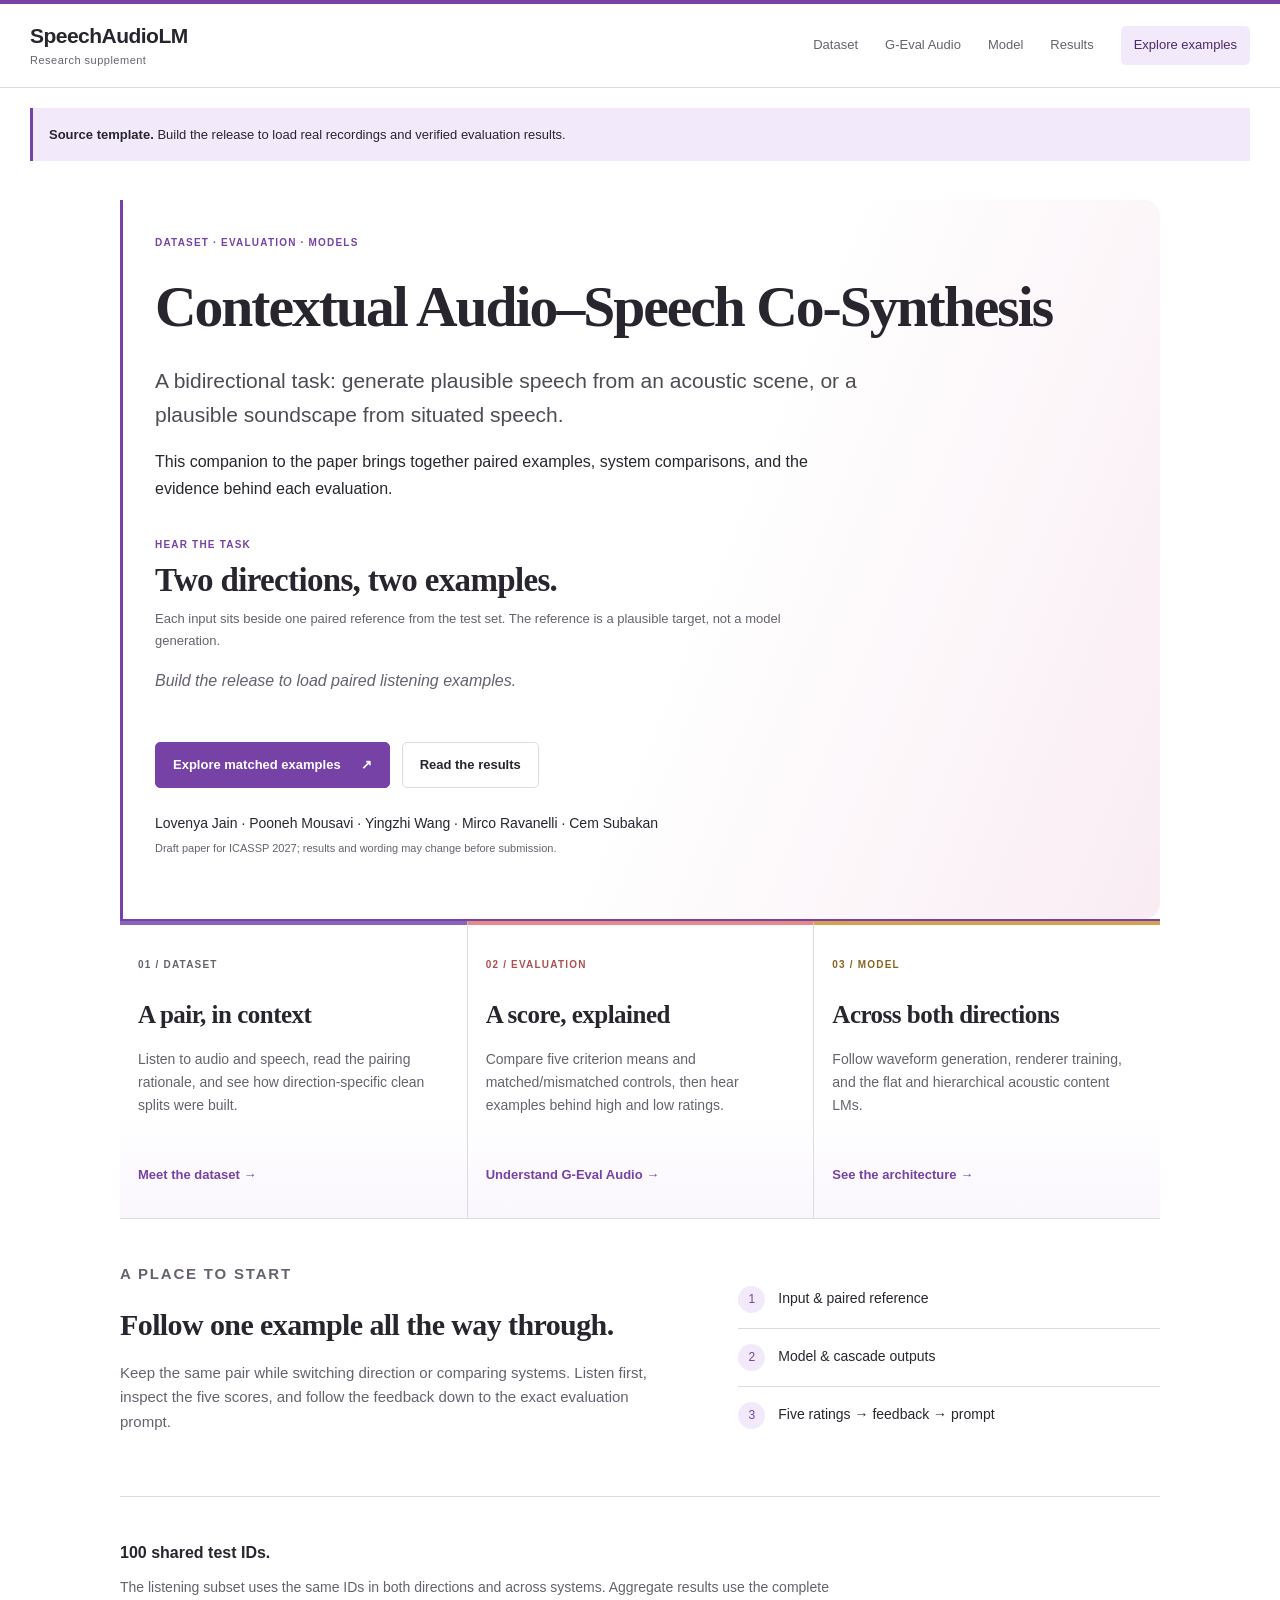
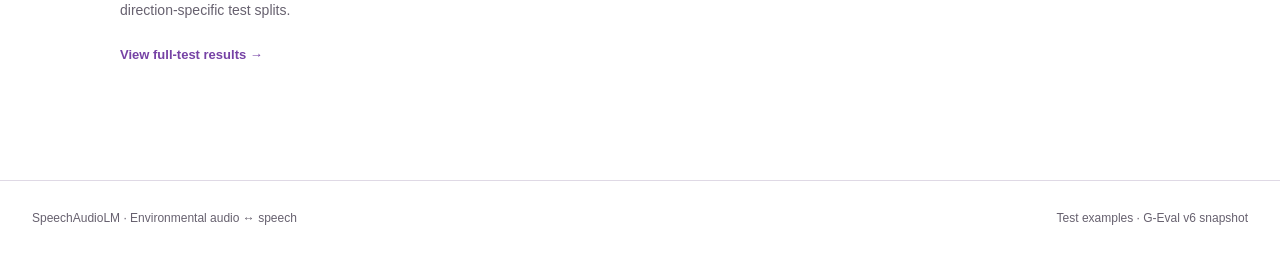
<file: paper_companion/index.html>
<!doctype html>
<html lang="en"><head><meta charset="utf-8"><meta name="viewport" content="width=device-width,initial-scale=1"><meta name="description" content="Research supplement for SpeechAudioLM. Explore paired audio and speech, compare systems, and inspect criterion-level evaluation evidence."><title>Research supplement · SpeechAudioLM</title><link rel="stylesheet" href="style.css?v=20261005a"></head>
<body class="page-index"><a class="skip-link" href="#main">Skip to content</a><header class="site-header"><a class="wordmark" href="index.html">SpeechAudioLM<span>Research supplement</span></a><nav aria-label="Main navigation"><a href="dataset.html">Dataset</a><a href="geval.html">G-Eval Audio</a><a href="model.html">Model</a><a href="results.html">Results</a><a href="examples.html">Explore examples</a></nav></header>
<main id="main">
<div class="reading-width"><section class="intro"><p class="eyebrow">Dataset · Evaluation · Models</p><h1>Contextual Audio–Speech Co-Synthesis</h1><p class="lead">A bidirectional task: generate plausible speech from an acoustic scene, or a plausible soundscape from situated speech.</p><p>This companion to the paper brings together paired examples, system comparisons, and the evidence behind each evaluation.</p><section class="task-intro" aria-labelledby="task-intro-title"><div class="task-intro-heading"><p class="eyebrow">Hear the task</p><h2 id="task-intro-title">Two directions, two examples.</h2><p class="quiet">Each input sits beside one paired reference from the test set. The reference is a plausible target, not a model generation.</p></div><div id="task-previews" class="task-preview-grid"><p class="quiet">Loading paired examples…</p></div></section><div class="actions"><a class="button primary" href="examples.html">Explore matched examples <span aria-hidden="true">↗</span></a><a class="button" href="results.html">Read the results</a></div><p class="paper-authors">Lovenya Jain · Pooneh Mousavi · Yingzhi Wang · Mirco Ravanelli · Cem Subakan</p><p class="publication-note">Draft paper for ICASSP 2027; results and wording may change before submission.</p></section>
<section class="contribution-grid" aria-label="Three contributions"><a class="contribution" href="dataset.html"><span class="number">01 / DATASET</span><h2>A pair, in context</h2><p>Listen to audio and speech, read the pairing rationale, and see how direction-specific clean splits were built.</p><span class="text-link">Meet the dataset →</span></a><a class="contribution" href="geval.html"><span class="number">02 / EVALUATION</span><h2>A score, explained</h2><p>Compare five criterion means and matched/mismatched controls, then hear examples behind high and low ratings.</p><span class="text-link">Understand G-Eval Audio →</span></a><a class="contribution" href="model.html"><span class="number">03 / MODEL</span><h2>Across both directions</h2><p>Follow waveform generation, renderer training, and the flat and hierarchical acoustic content LMs.</p><span class="text-link">See the architecture →</span></a></section>
<section class="section getting-started"><div><p class="eyebrow">A place to start</p><h2>Follow one example all the way through.</h2><p>Keep the same pair while switching direction or comparing systems. Listen first, inspect the five scores, and follow the feedback down to the exact evaluation prompt.</p></div><ol class="reading-path"><li><span>1</span>Input & paired reference</li><li><span>2</span>Model & cascade outputs</li><li><span>3</span>Five ratings → feedback → prompt</li></ol></section>
<section class="section compact-note"><strong><span data-count>100</span> shared test IDs.</strong><p>The listening subset uses the same IDs in both directions and across systems. Aggregate results use the complete direction-specific test splits.</p><a class="text-link" href="results.html">View full-test results →</a></section></div></main><footer class="site-footer"><span>SpeechAudioLM · Environmental audio ↔ speech</span><span>Test examples · <span data-version>G-Eval v6 snapshot</span></span></footer><noscript><p class="notice">Enable JavaScript to load the result tables and example workspace.</p></noscript><script src="site-data.js?v=20260923c"></script><script src="app.js?v=20260923g"></script></body></html>
</file>
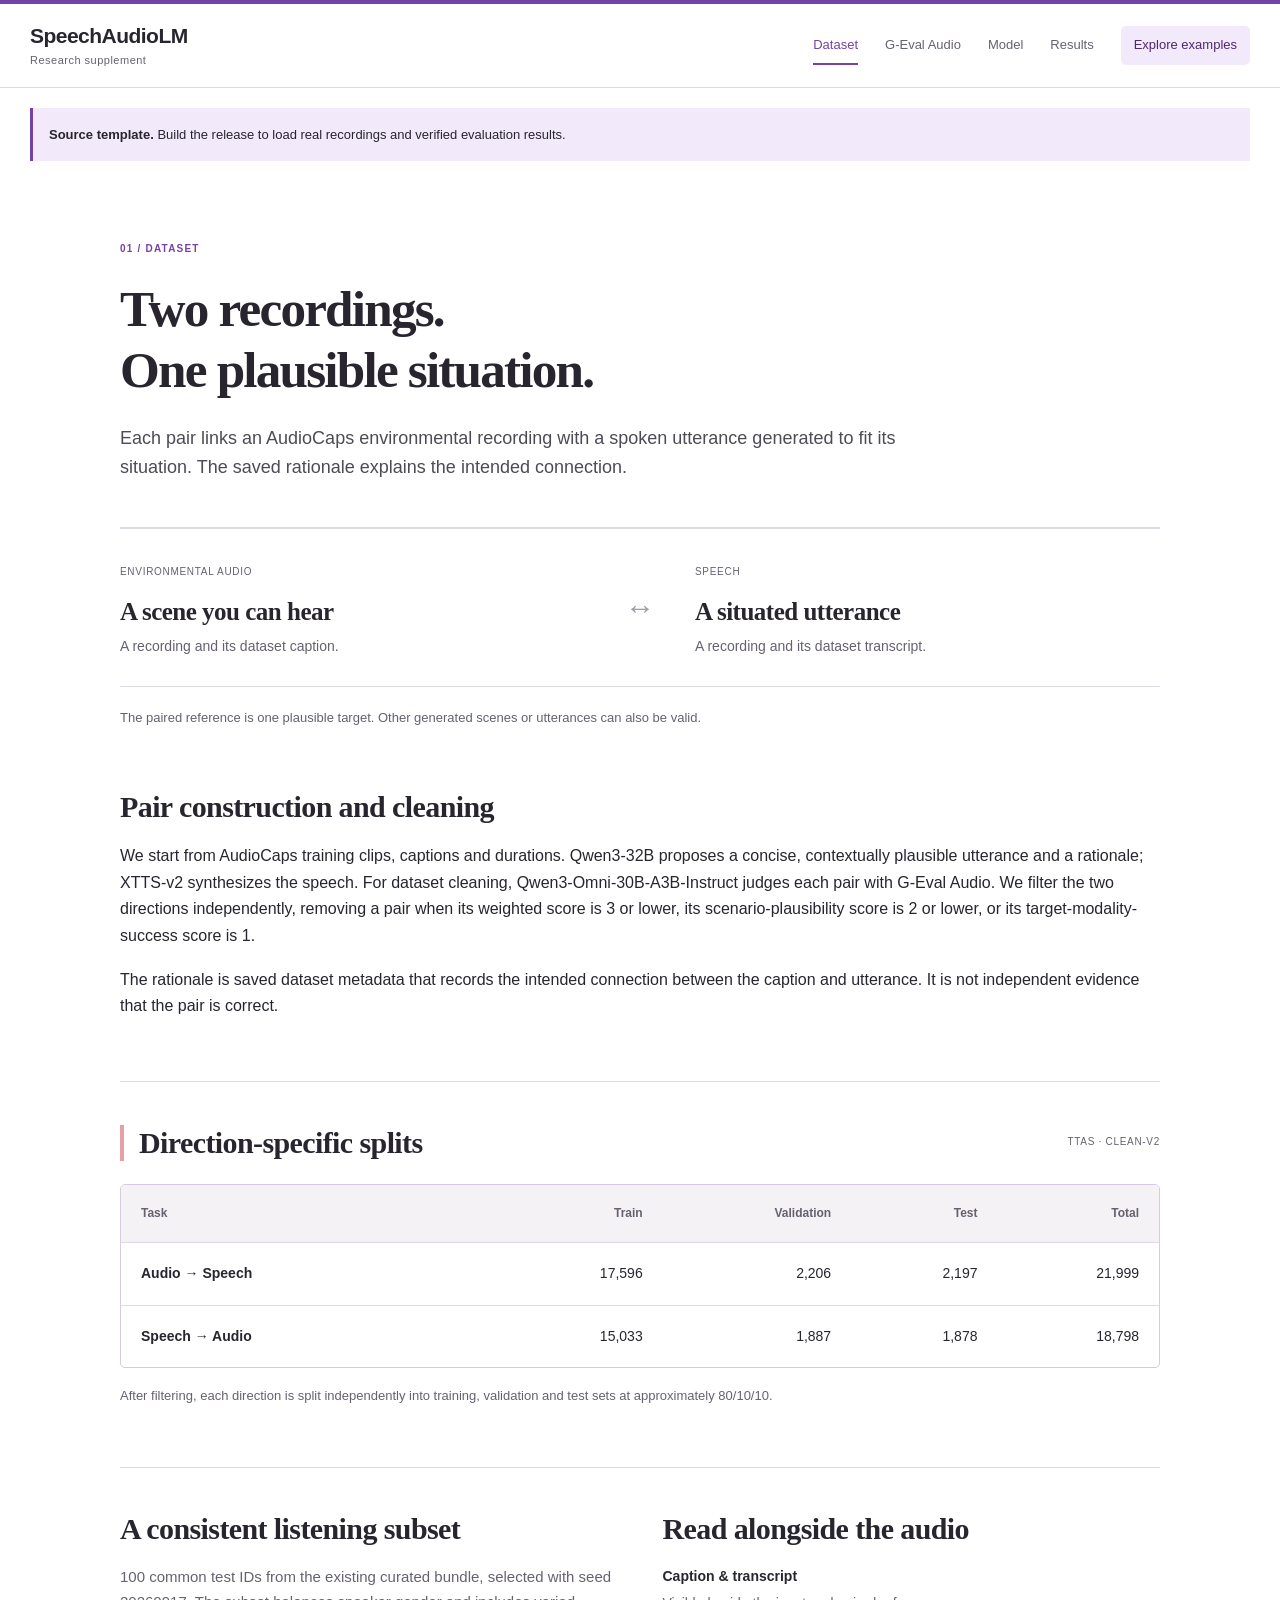
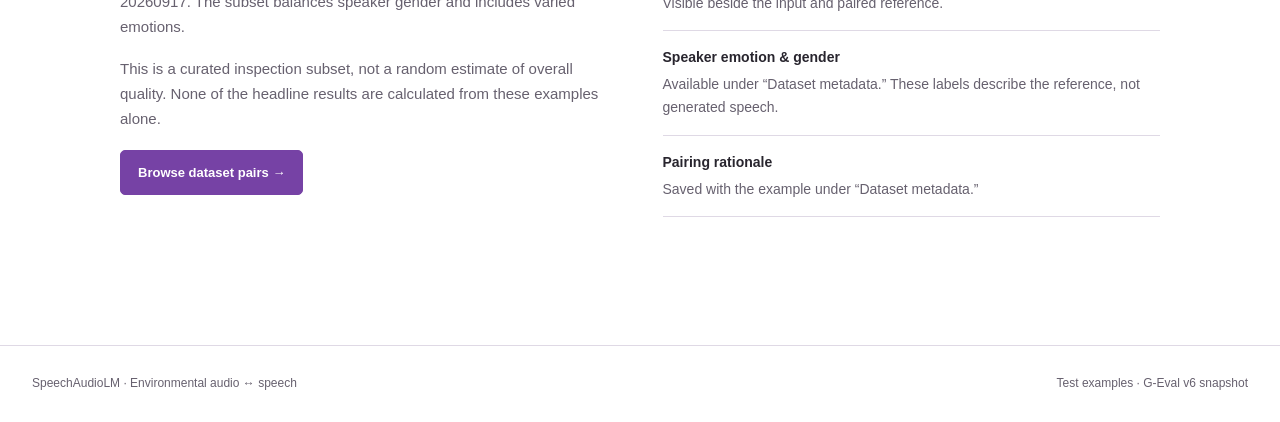
<file: paper_companion/dataset.html>
<!doctype html>
<html lang="en"><head><meta charset="utf-8"><meta name="viewport" content="width=device-width,initial-scale=1"><meta name="description" content="Research supplement for SpeechAudioLM. Explore paired audio and speech, compare systems, and inspect criterion-level evaluation evidence."><title>Dataset · SpeechAudioLM</title><link rel="stylesheet" href="style.css?v=20261005a"></head>
<body class="page-dataset"><a class="skip-link" href="#main">Skip to content</a><header class="site-header"><a class="wordmark" href="index.html">SpeechAudioLM<span>Research supplement</span></a><nav aria-label="Main navigation"><a href="dataset.html" aria-current="page">Dataset</a><a href="geval.html">G-Eval Audio</a><a href="model.html">Model</a><a href="results.html">Results</a><a href="examples.html">Explore examples</a></nav></header>
<main id="main">
<div class="reading-width"><header class="page-intro"><p class="eyebrow">01 / Dataset</p><h1>Two recordings.<br>One plausible situation.</h1><p class="lead">Each pair links an AudioCaps environmental recording with a spoken utterance generated to fit its situation. The saved rationale explains the intended connection.</p></header>
<section class="pair-explainer"><div><span class="tag">ENVIRONMENTAL AUDIO</span><h2>A scene you can hear</h2><p>A recording and its dataset caption.</p></div><span class="pair-arrow" aria-hidden="true">↔</span><div><span class="tag">SPEECH</span><h2>A situated utterance</h2><p>A recording and its dataset transcript.</p></div></section>
<p class="quiet">The paired reference is one plausible target. Other generated scenes or utterances can also be valid.</p><section class="section"><h2>Pair construction and cleaning</h2><p>We start from AudioCaps training clips, captions and durations. Qwen3-32B proposes a concise, contextually plausible utterance and a rationale; XTTS-v2 synthesizes the speech. For dataset cleaning, Qwen3-Omni-30B-A3B-Instruct judges each pair with G-Eval Audio. We filter the two directions independently, removing a pair when its weighted score is 3 or lower, its scenario-plausibility score is 2 or lower, or its target-modality-success score is 1.</p><p>The rationale is saved dataset metadata that records the intended connection between the caption and utterance. It is not independent evidence that the pair is correct.</p></section><section class="section"><div class="section-heading"><h2>Direction-specific splits</h2><span class="tag">TTAS · CLEAN-V2</span></div><div class="table-scroll"><table><caption class="sr-only">Dataset split sizes</caption><thead><tr><th scope="col">Task</th><th scope="col">Train</th><th scope="col">Validation</th><th scope="col">Test</th><th scope="col">Total</th></tr></thead><tbody><tr><th scope="row">Audio → Speech</th><td>17,596</td><td>2,206</td><td>2,197</td><td>21,999</td></tr><tr><th scope="row">Speech → Audio</th><td>15,033</td><td>1,887</td><td>1,878</td><td>18,798</td></tr></tbody></table></div><p class="quiet">After filtering, each direction is split independently into training, validation and test sets at approximately 80/10/10.</p></section>
<section class="section two-column"><div><h2>A consistent listening subset</h2><p><span data-count>100</span> common test IDs from the existing curated bundle, selected with seed 20260917. The subset balances speaker gender and includes varied emotions.</p><p>This is a curated inspection subset, not a random estimate of overall quality. None of the headline results are calculated from these examples alone.</p><a class="button primary" href="examples.html?view=pair">Browse dataset pairs →</a></div><div><h2>Read alongside the audio</h2><dl class="field-list"><div><dt>Caption & transcript</dt><dd>Visible beside the input and paired reference.</dd></div><div><dt>Speaker emotion & gender</dt><dd>Available under “Dataset metadata.” These labels describe the reference, not generated speech.</dd></div><div><dt>Pairing rationale</dt><dd>Saved with the example under “Dataset metadata.”</dd></div></dl></div></section></div></main><footer class="site-footer"><span>SpeechAudioLM · Environmental audio ↔ speech</span><span>Test examples · <span data-version>G-Eval v6 snapshot</span></span></footer><noscript><p class="notice">Enable JavaScript to load the result tables and example workspace.</p></noscript><script src="site-data.js?v=20260923c"></script><script src="app.js?v=20260923g"></script></body></html>
</file>
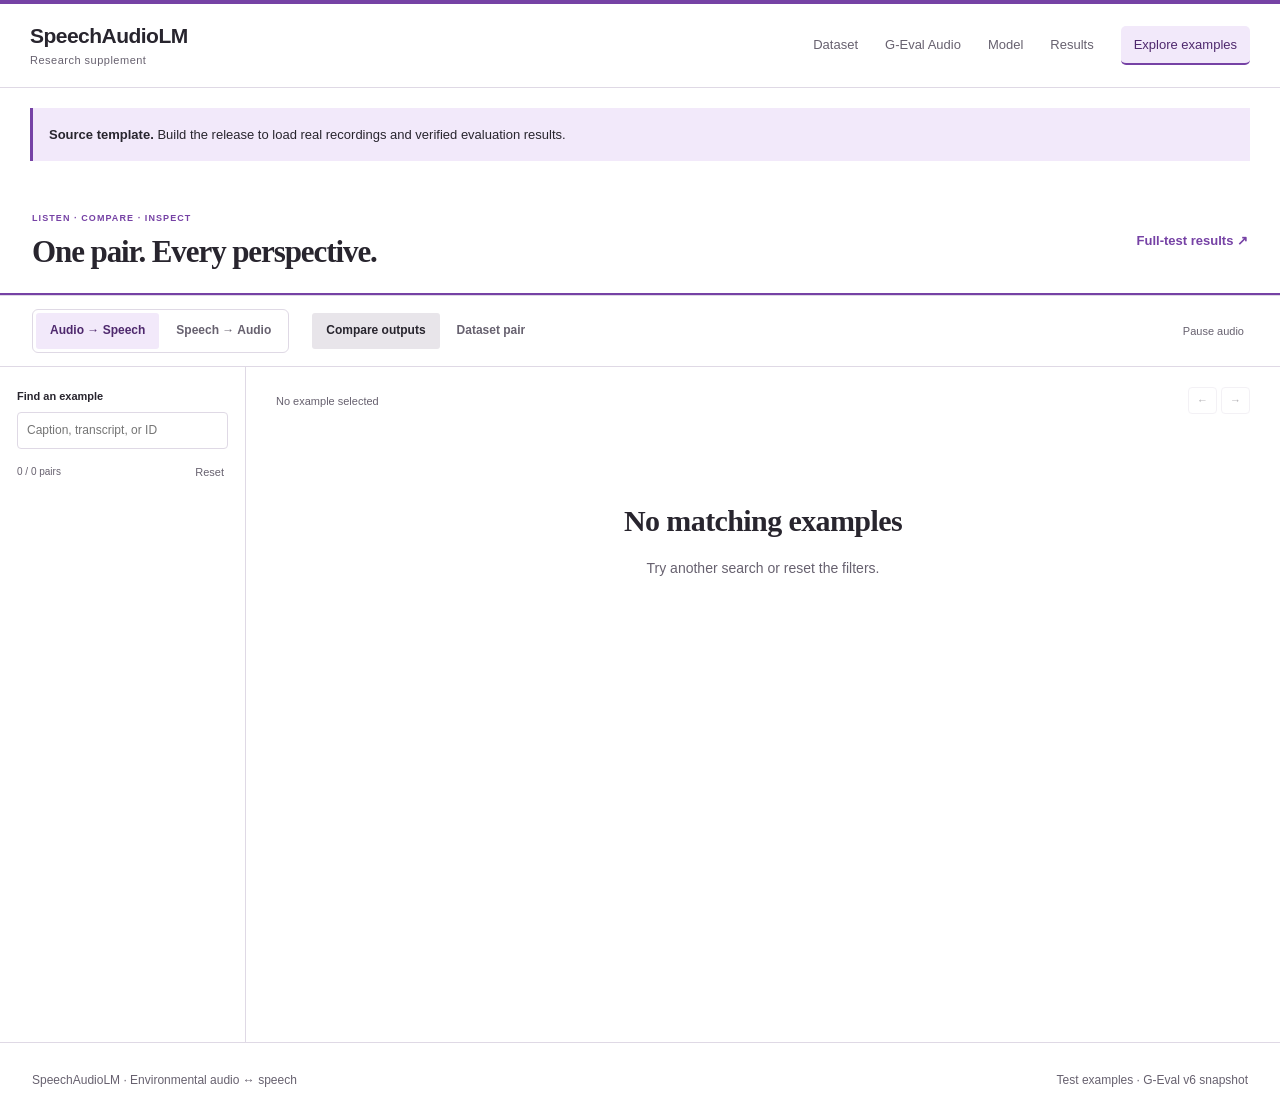
<file: paper_companion/examples.html>
<!doctype html>
<html lang="en"><head><meta charset="utf-8"><meta name="viewport" content="width=device-width,initial-scale=1"><meta name="description" content="Research supplement for SpeechAudioLM. Explore paired audio and speech, compare systems, and inspect criterion-level evaluation evidence."><title>Example workspace · SpeechAudioLM</title><link rel="stylesheet" href="style.css?v=20261005a"></head>
<body class="page-examples"><a class="skip-link" href="#main">Skip to content</a><header class="site-header"><a class="wordmark" href="index.html">SpeechAudioLM<span>Research supplement</span></a><nav aria-label="Main navigation"><a href="dataset.html">Dataset</a><a href="geval.html">G-Eval Audio</a><a href="model.html">Model</a><a href="results.html">Results</a><a href="examples.html" aria-current="page">Explore examples</a></nav></header>
<main id="main">
<div class="workspace-heading"><div><p class="eyebrow">Listen · Compare · Inspect</p><h1>One pair. Every perspective.</h1></div><a class="text-link" href="results.html">Full-test results ↗</a></div>
<div class="workspace-toolbar"><div class="segmented" role="group" aria-label="Generation direction"><button data-direction="a2s" aria-pressed="true">Audio → Speech</button><button data-direction="s2a" aria-pressed="false">Speech → Audio</button></div><div class="segmented secondary" role="group" aria-label="Example view"><button data-view="compare" aria-pressed="true">Compare outputs</button><button data-view="pair" aria-pressed="false">Dataset pair</button></div><button id="pause-audio" class="quiet-button">Pause audio</button></div>
<div class="workspace"><aside class="sample-sidebar" aria-label="Choose an example"><div class="sample-search"><label for="sample-search">Find an example</label><input type="search" id="sample-search" placeholder="Caption, transcript, or ID"><div class="sidebar-count"><span id="sample-count" role="status" aria-live="polite"></span><button id="reset-search" class="quiet-button">Reset</button></div></div><div id="sample-list" class="sample-list"></div></aside>
<section class="sample-workspace" aria-label="Selected example"><div class="sample-navigation"><span id="sample-position" role="status" aria-live="polite"></span><div><button id="previous-sample" class="nav-button" aria-label="Previous example">←</button><button id="next-sample" class="nav-button" aria-label="Next example">→</button></div></div><div id="selected-example"><p class="notice" role="status">Loading examples…</p></div></section></div></main><footer class="site-footer"><span>SpeechAudioLM · Environmental audio ↔ speech</span><span>Test examples · <span data-version>G-Eval v6 snapshot</span></span></footer><noscript><p class="notice">Enable JavaScript to load the result tables and example workspace.</p></noscript><script>window.addEventListener('error',function(){var area=document.getElementById('selected-example');if(area&&area.textContent.trim()==='Loading examples…')area.innerHTML='<p class="notice" role="alert">Examples could not load. Please refresh this page.</p>';},true);</script><script src="site-data.js?v=20260923c"></script><script src="app.js?v=20260923g"></script></body></html>
</file>
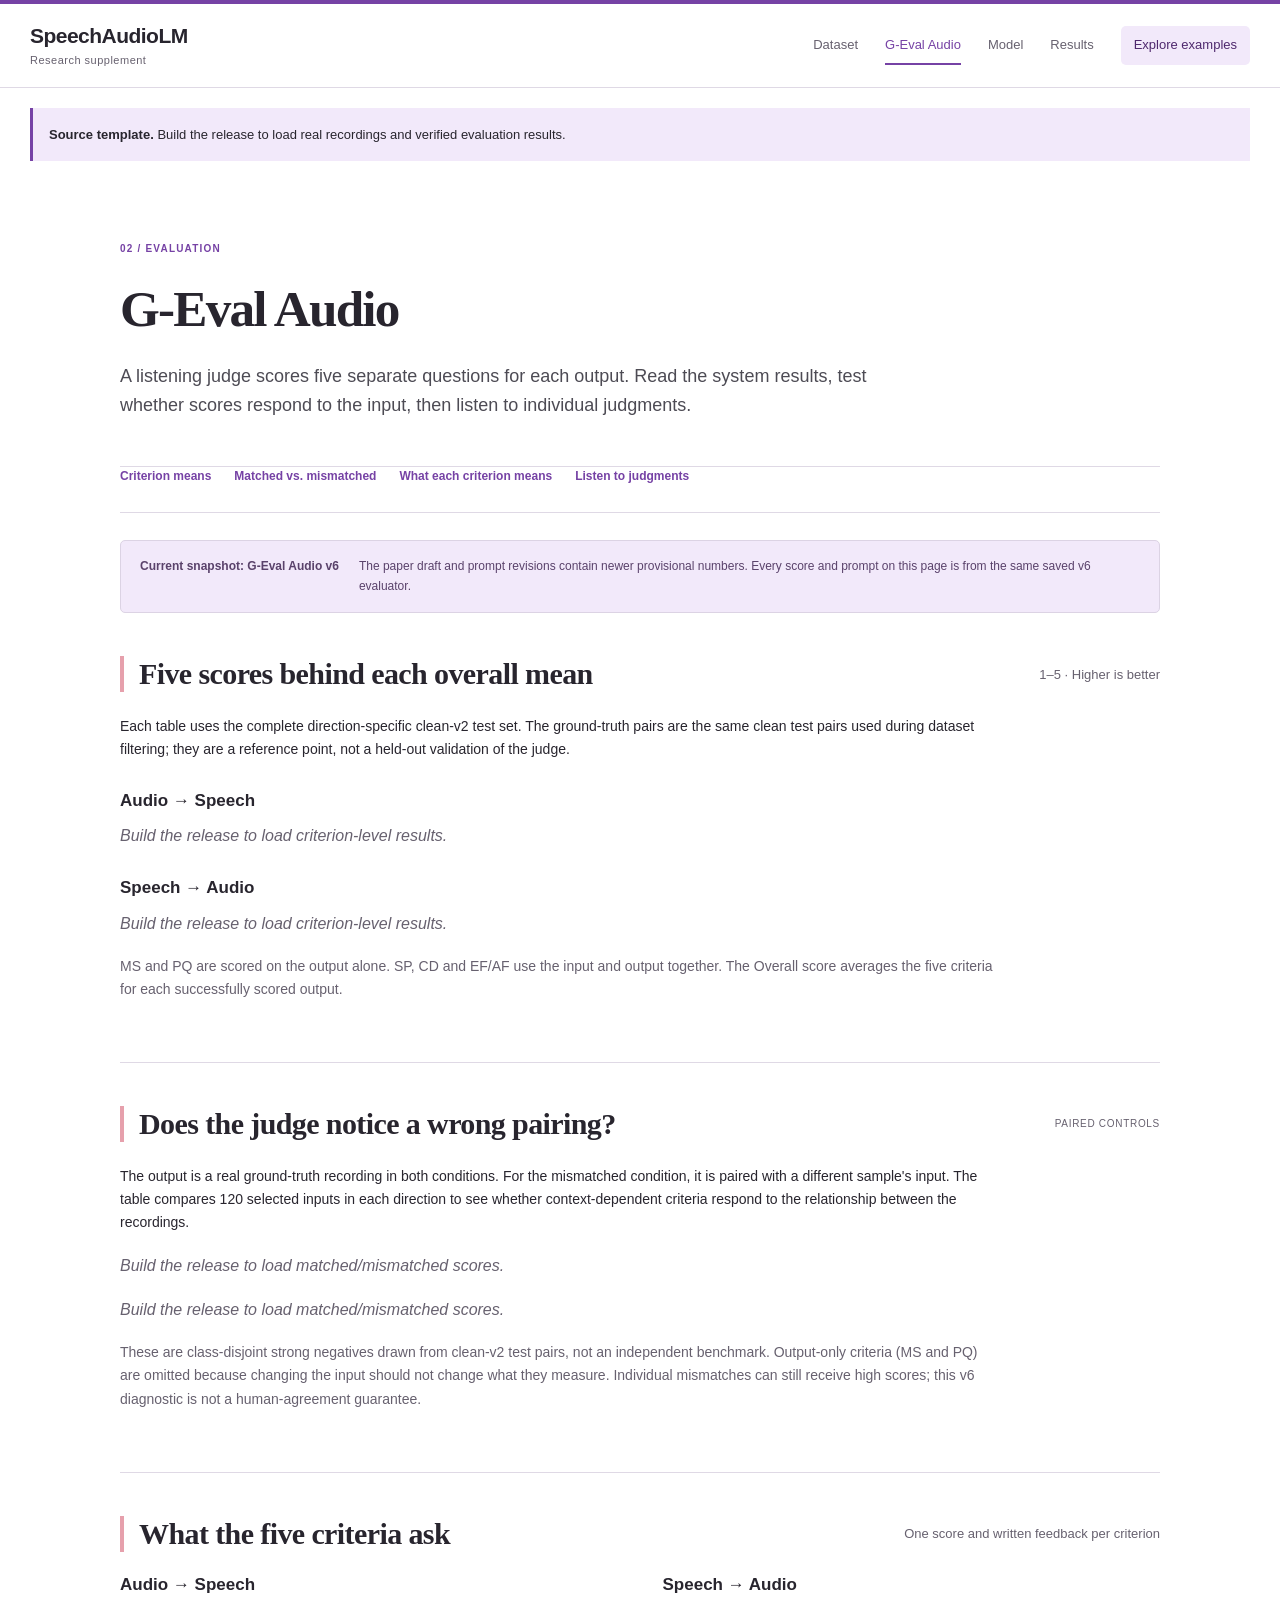
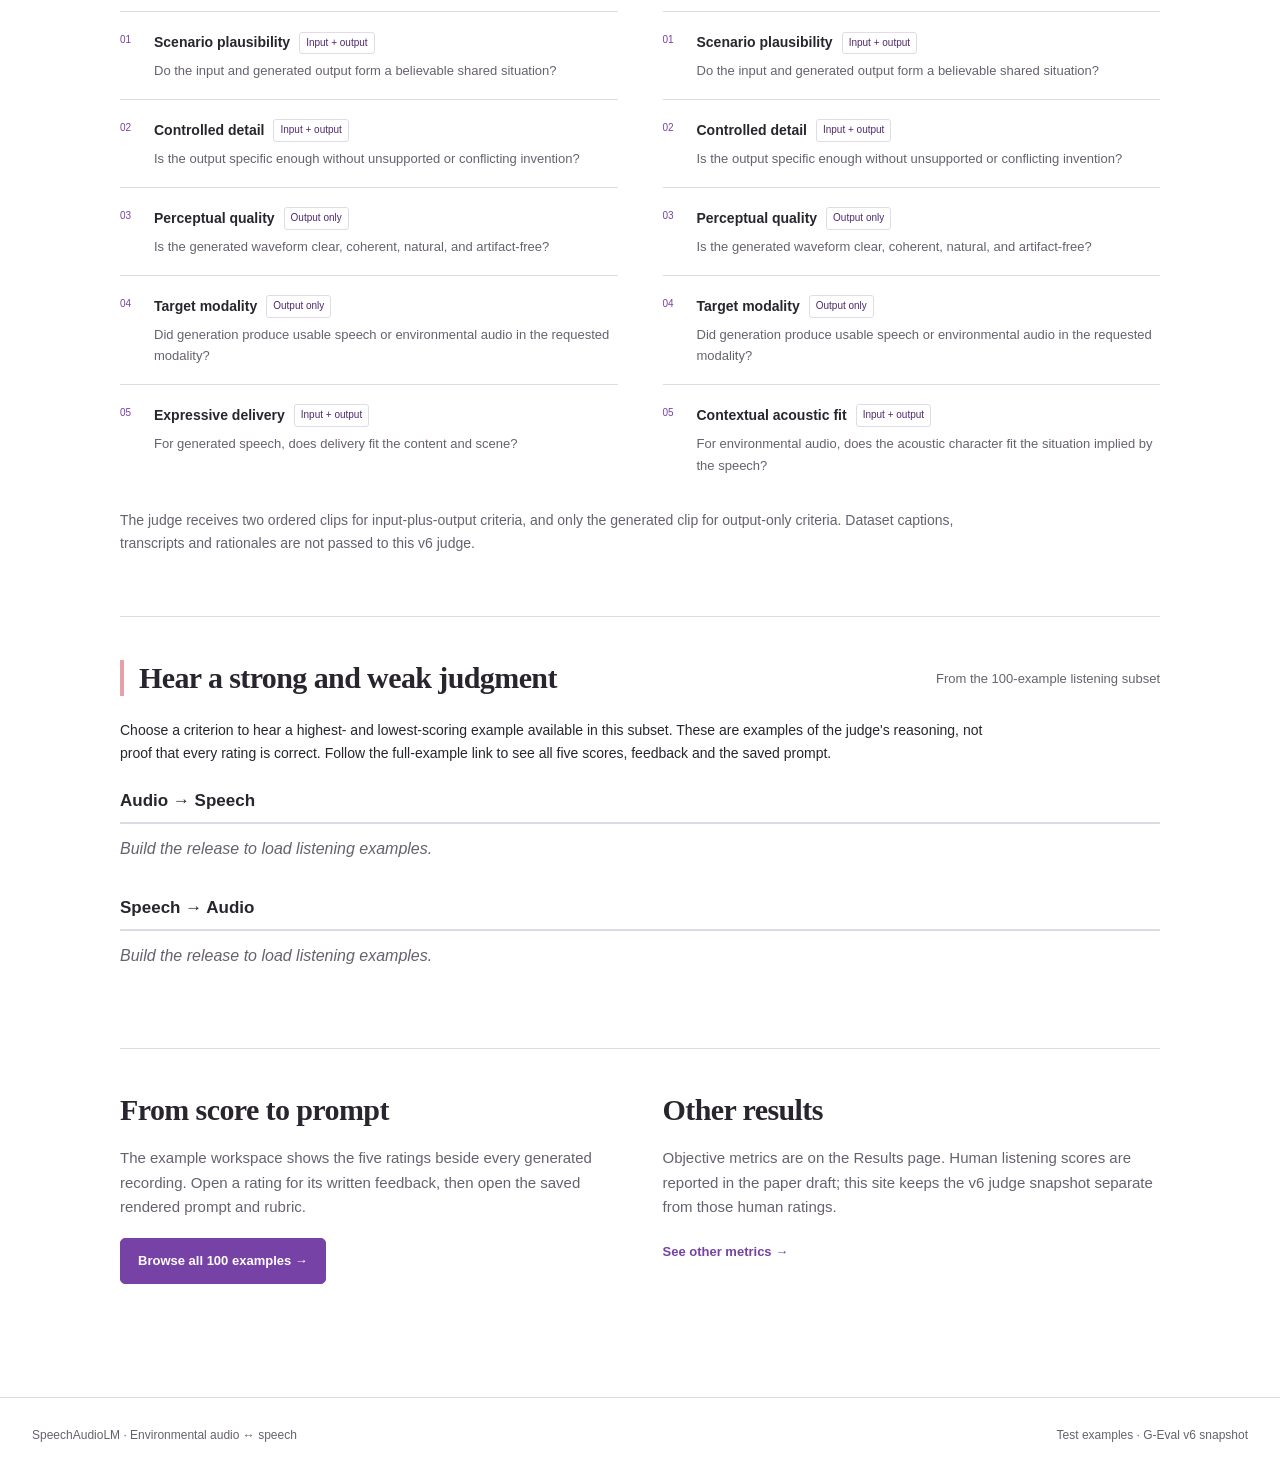
<file: paper_companion/geval.html>
<!doctype html>
<html lang="en"><head><meta charset="utf-8"><meta name="viewport" content="width=device-width,initial-scale=1"><meta name="description" content="Research supplement for SpeechAudioLM. Explore paired audio and speech, compare systems, and inspect criterion-level evaluation evidence."><title>G-Eval Audio · SpeechAudioLM</title><link rel="stylesheet" href="style.css?v=20261005a"></head>
<body class="page-geval"><a class="skip-link" href="#main">Skip to content</a><header class="site-header"><a class="wordmark" href="index.html">SpeechAudioLM<span>Research supplement</span></a><nav aria-label="Main navigation"><a href="dataset.html">Dataset</a><a href="geval.html" aria-current="page">G-Eval Audio</a><a href="model.html">Model</a><a href="results.html">Results</a><a href="examples.html">Explore examples</a></nav></header>
<main id="main">
<div class="reading-width"><header class="page-intro"><p class="eyebrow">02 / Evaluation</p><h1>G-Eval Audio</h1><p class="lead">A listening judge scores five separate questions for each output. Read the system results, test whether scores respond to the input, then listen to individual judgments.</p></header>
<nav class="section-jumps" aria-label="On this page"><a href="#geval-scores">Criterion means</a><a href="#matched-mismatched">Matched vs. mismatched</a><a href="#criterion-guide">What each criterion means</a><a href="#criterion-demonstrations">Listen to judgments</a></nav>
<div class="snapshot-note"><strong>Current snapshot: G-Eval Audio v6</strong><span>The paper draft and prompt revisions contain newer provisional numbers. Every score and prompt on this page is from the same saved v6 evaluator.</span></div>
<section class="section" id="geval-scores"><div class="section-heading"><h2>Five scores behind each overall mean</h2><span class="quiet">1–5 · Higher is better</span></div><p>Each table uses the complete direction-specific clean-v2 test set. The ground-truth pairs are the same clean test pairs used during dataset filtering; they are a reference point, not a held-out validation of the judge.</p><h3>Audio → Speech</h3><div id="geval-summary-a2s"></div><h3>Speech → Audio</h3><div id="geval-summary-s2a"></div><p class="table-note">MS and PQ are scored on the output alone. SP, CD and EF/AF use the input and output together. The Overall score averages the five criteria for each successfully scored output.</p></section>
<section class="section" id="matched-mismatched"><div class="section-heading"><h2>Does the judge notice a wrong pairing?</h2><span class="tag">PAIRED CONTROLS</span></div><p>The output is a real ground-truth recording in both conditions. For the mismatched condition, it is paired with a different sample's input. The table compares 120 selected inputs in each direction to see whether context-dependent criteria respond to the relationship between the recordings.</p><div id="mismatch-results"></div><p class="table-note">These are class-disjoint strong negatives drawn from clean-v2 test pairs, not an independent benchmark. Output-only criteria (MS and PQ) are omitted because changing the input should not change what they measure. Individual mismatches can still receive high scores; this v6 diagnostic is not a human-agreement guarantee.</p></section>
<section class="section" id="criterion-guide"><div class="section-heading"><h2>What the five criteria ask</h2><span class="quiet">One score and written feedback per criterion</span></div><div id="criteria-guide" class="two-column"></div><p class="quiet">The judge receives two ordered clips for input-plus-output criteria, and only the generated clip for output-only criteria. Dataset captions, transcripts and rationales are not passed to this v6 judge.</p></section>
<section class="section" id="criterion-demonstrations"><div class="section-heading"><h2>Hear a strong and weak judgment</h2><span class="quiet">From the 100-example listening subset</span></div><p>Choose a criterion to hear a highest- and lowest-scoring example available in this subset. These are examples of the judge's reasoning, not proof that every rating is correct. Follow the full-example link to see all five scores, feedback and the saved prompt.</p><div id="criterion-demos"></div></section>
<section class="section two-column"><div><h2>From score to prompt</h2><p>The example workspace shows the five ratings beside every generated recording. Open a rating for its written feedback, then open the saved rendered prompt and rubric.</p><a class="button primary" href="examples.html">Browse all 100 examples →</a></div><div><h2>Other results</h2><p>Objective metrics are on the Results page. Human listening scores are reported in the paper draft; this site keeps the v6 judge snapshot separate from those human ratings.</p><a class="text-link" href="results.html">See other metrics →</a></div></section></div></main><footer class="site-footer"><span>SpeechAudioLM · Environmental audio ↔ speech</span><span>Test examples · <span data-version>G-Eval v6 snapshot</span></span></footer><noscript><p class="notice">Enable JavaScript to load the result tables and example workspace.</p></noscript><script src="site-data.js?v=20260923c"></script><script src="app.js?v=20260923g"></script></body></html>
</file>
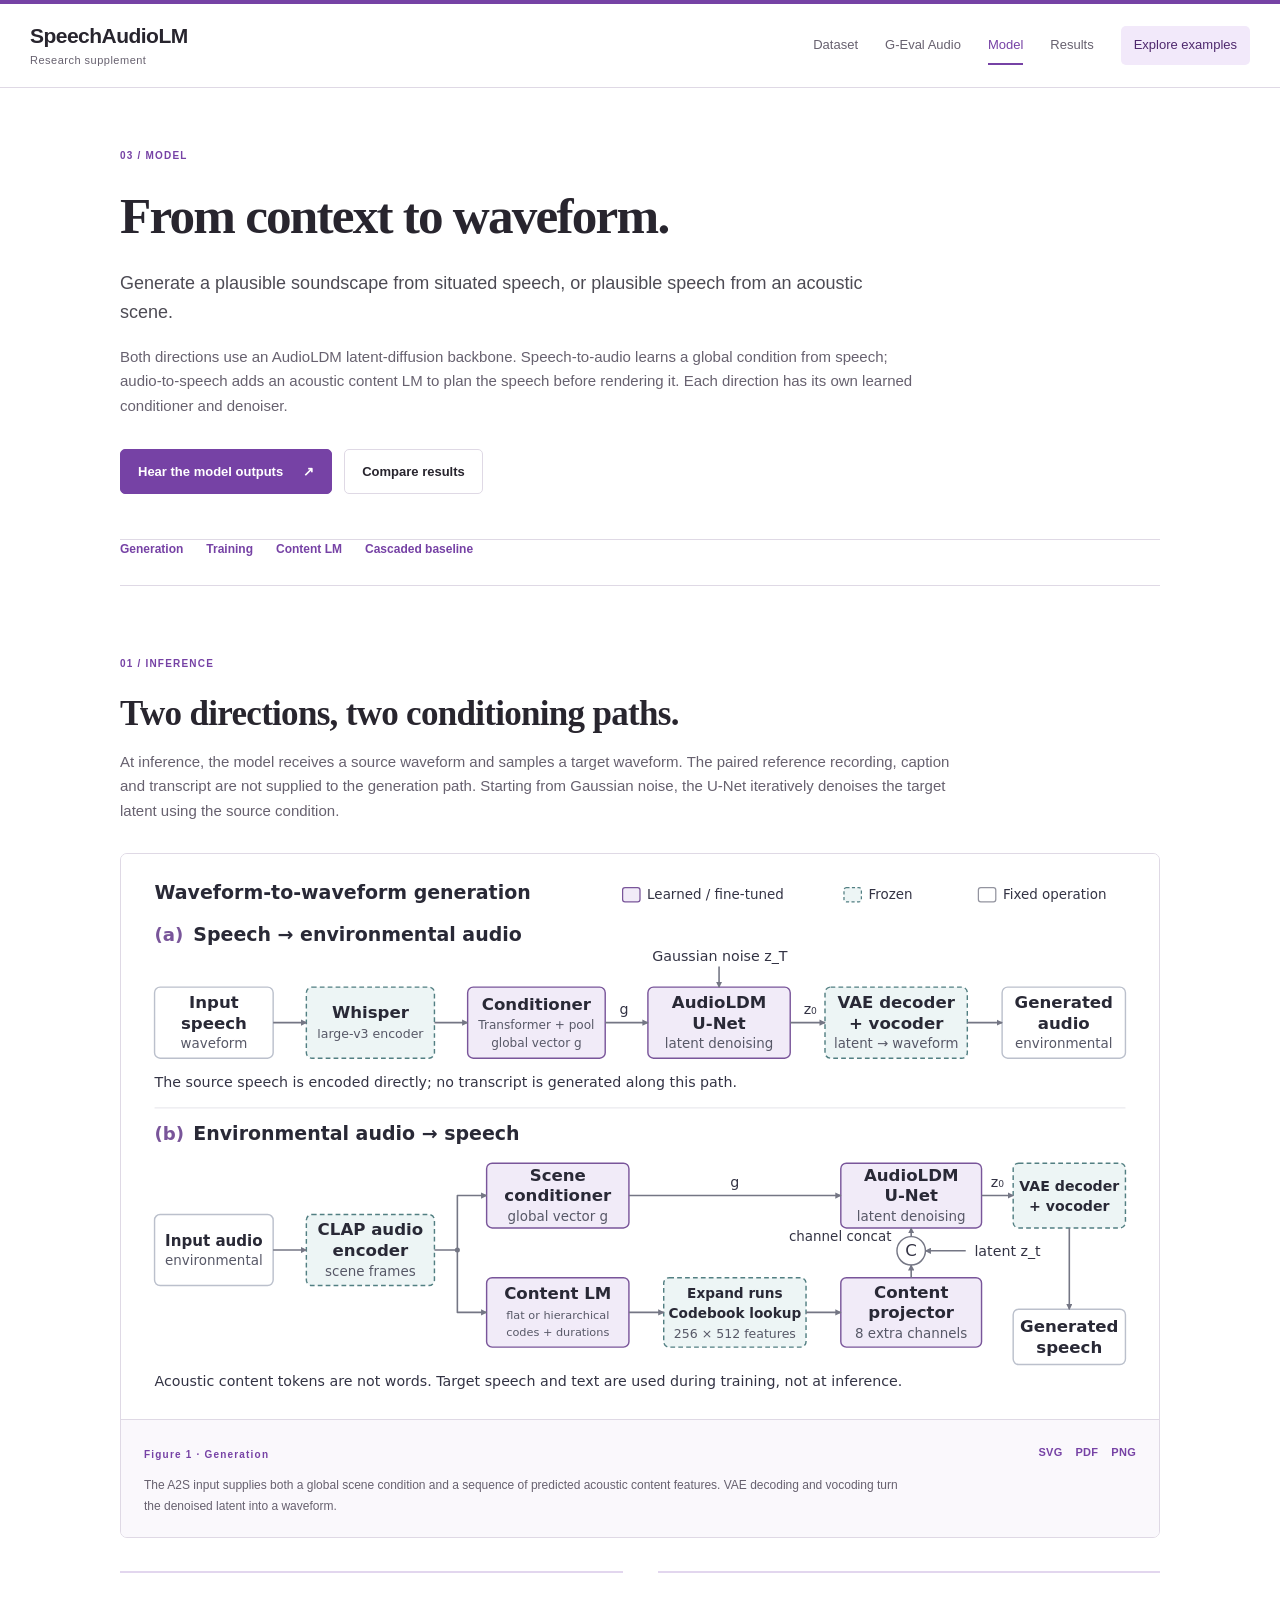
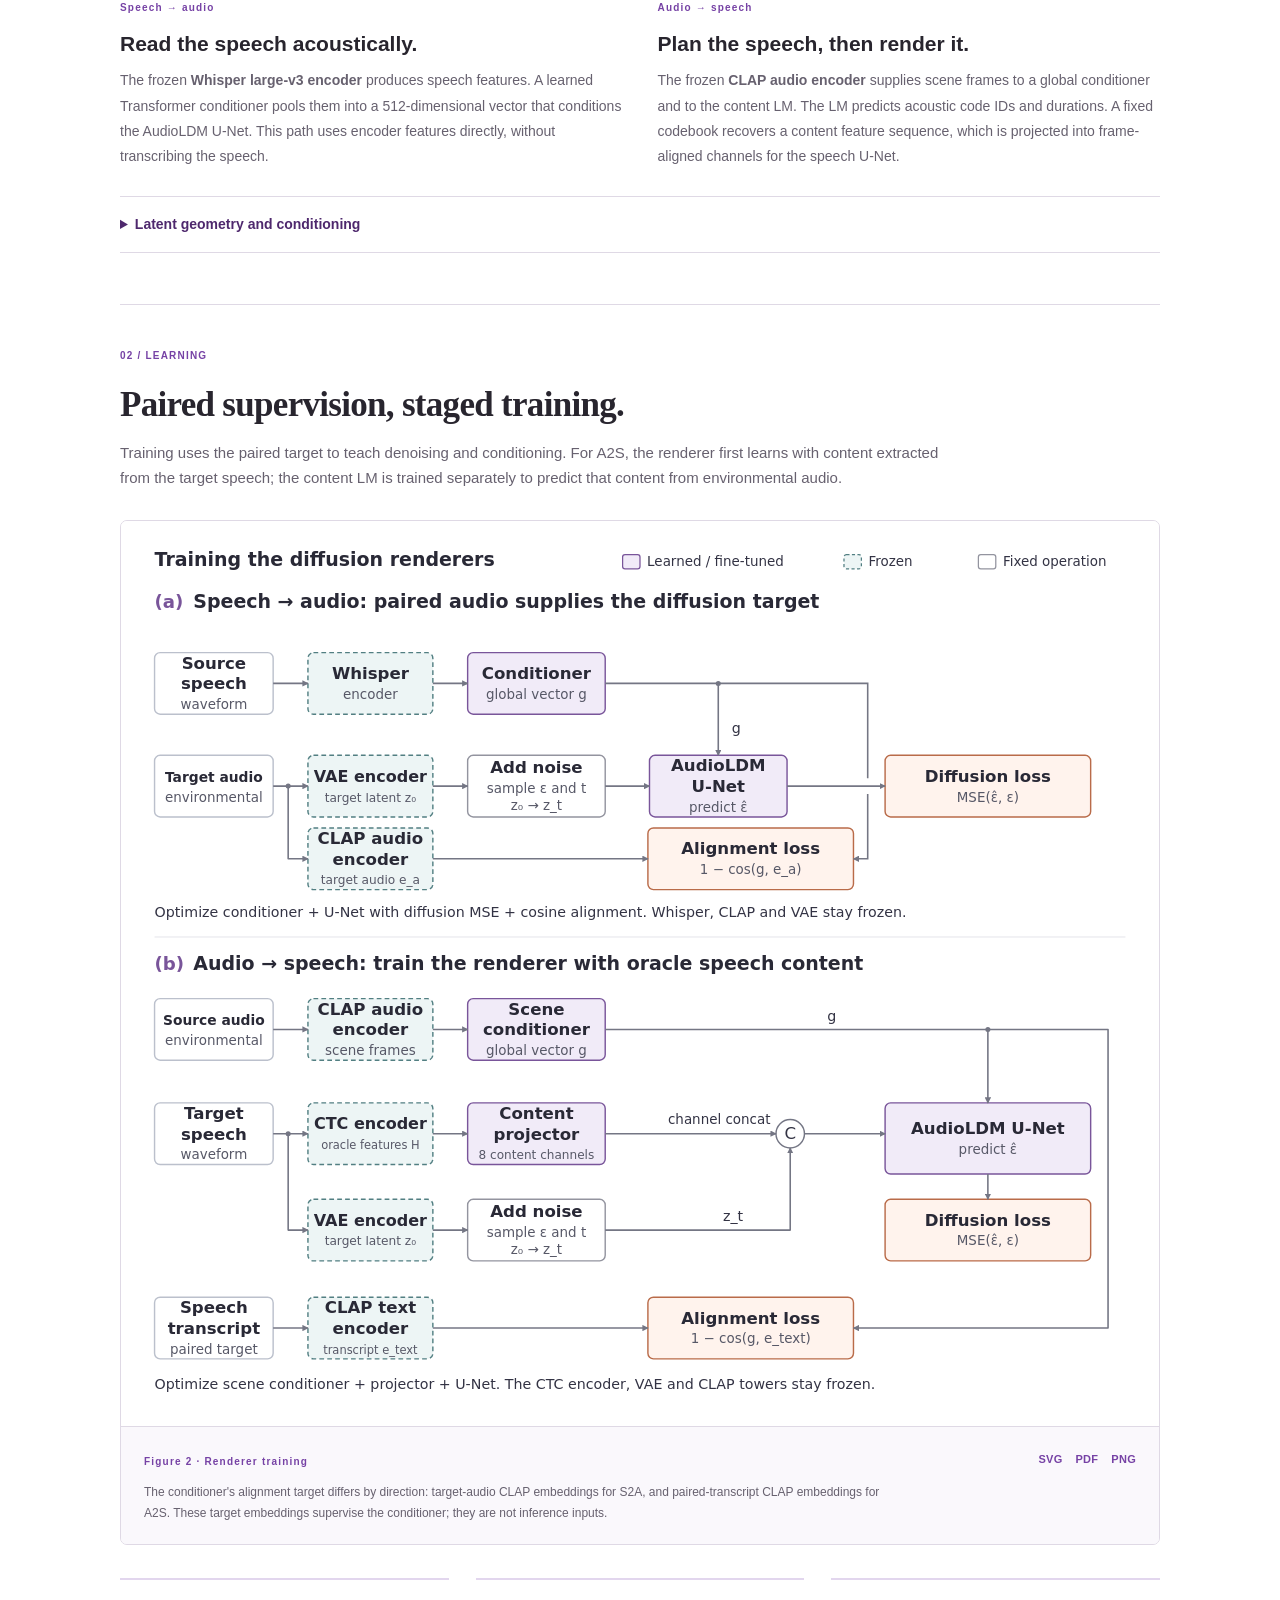
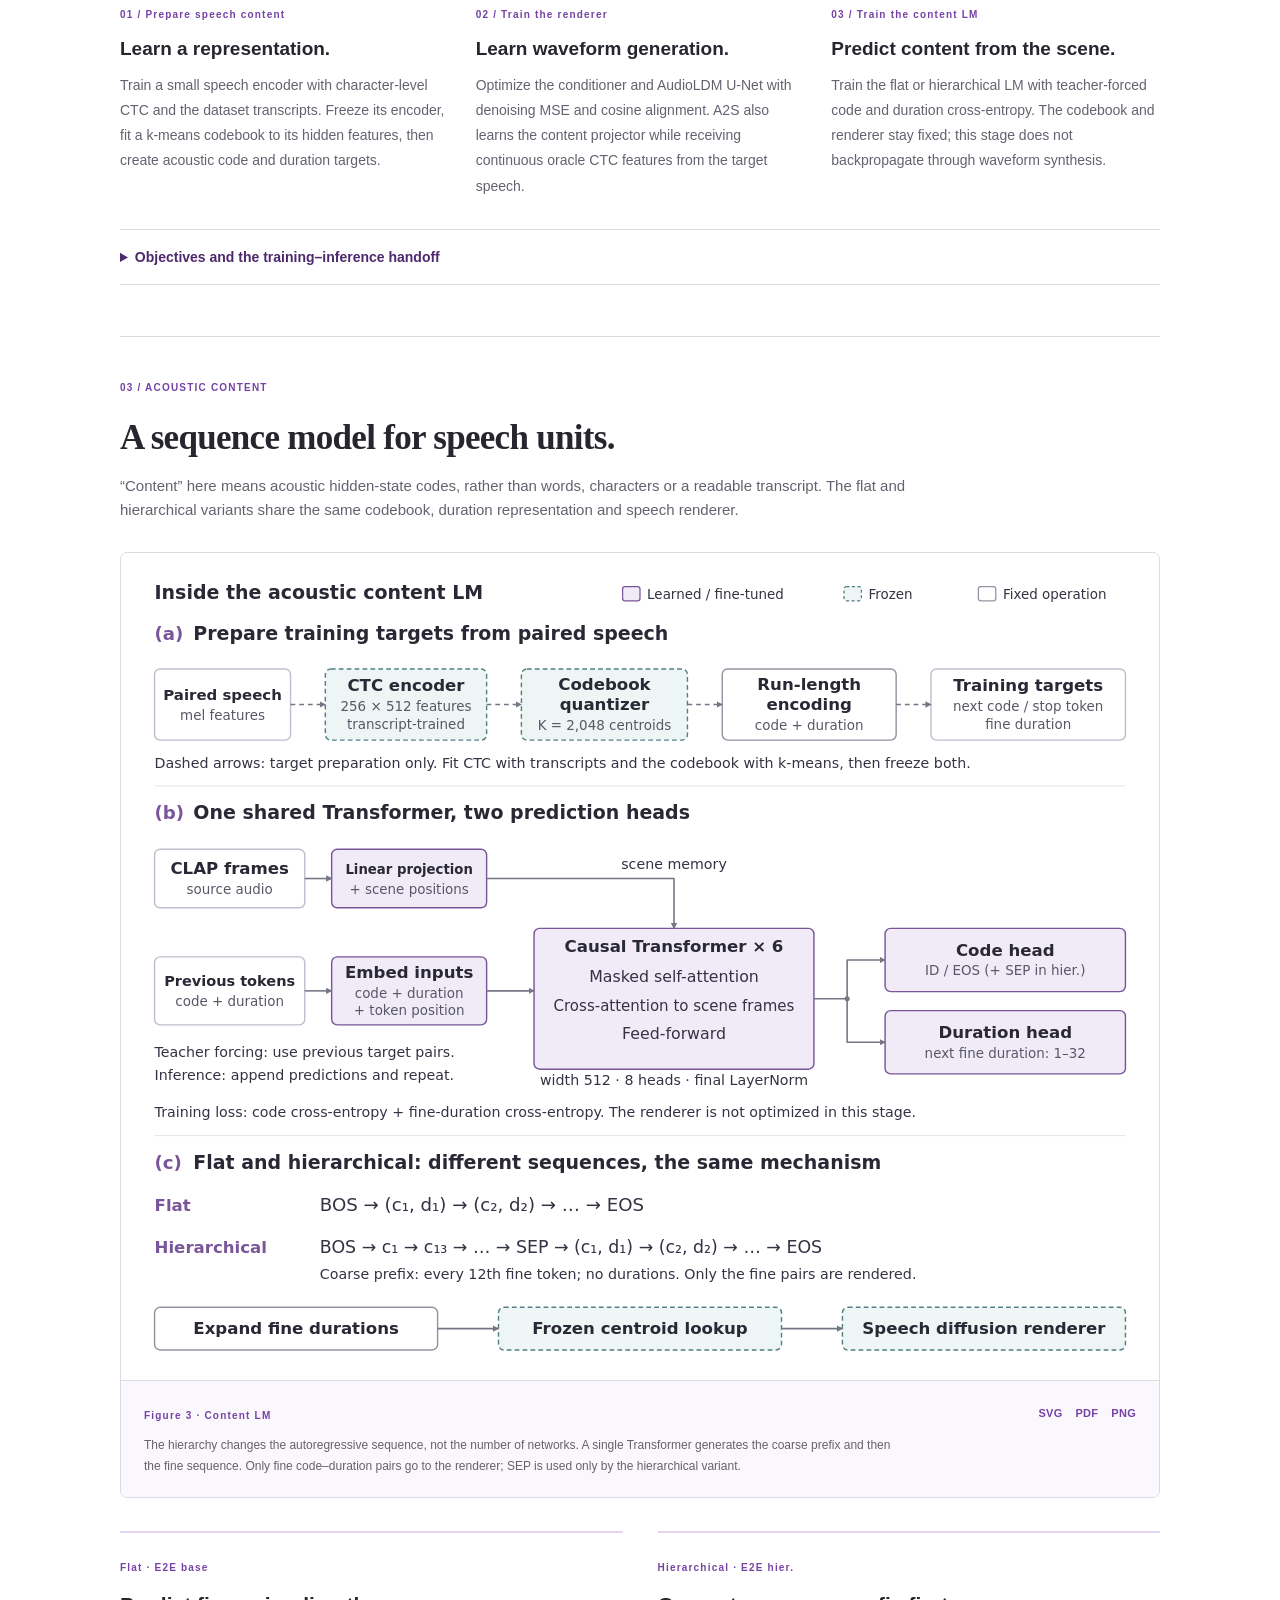
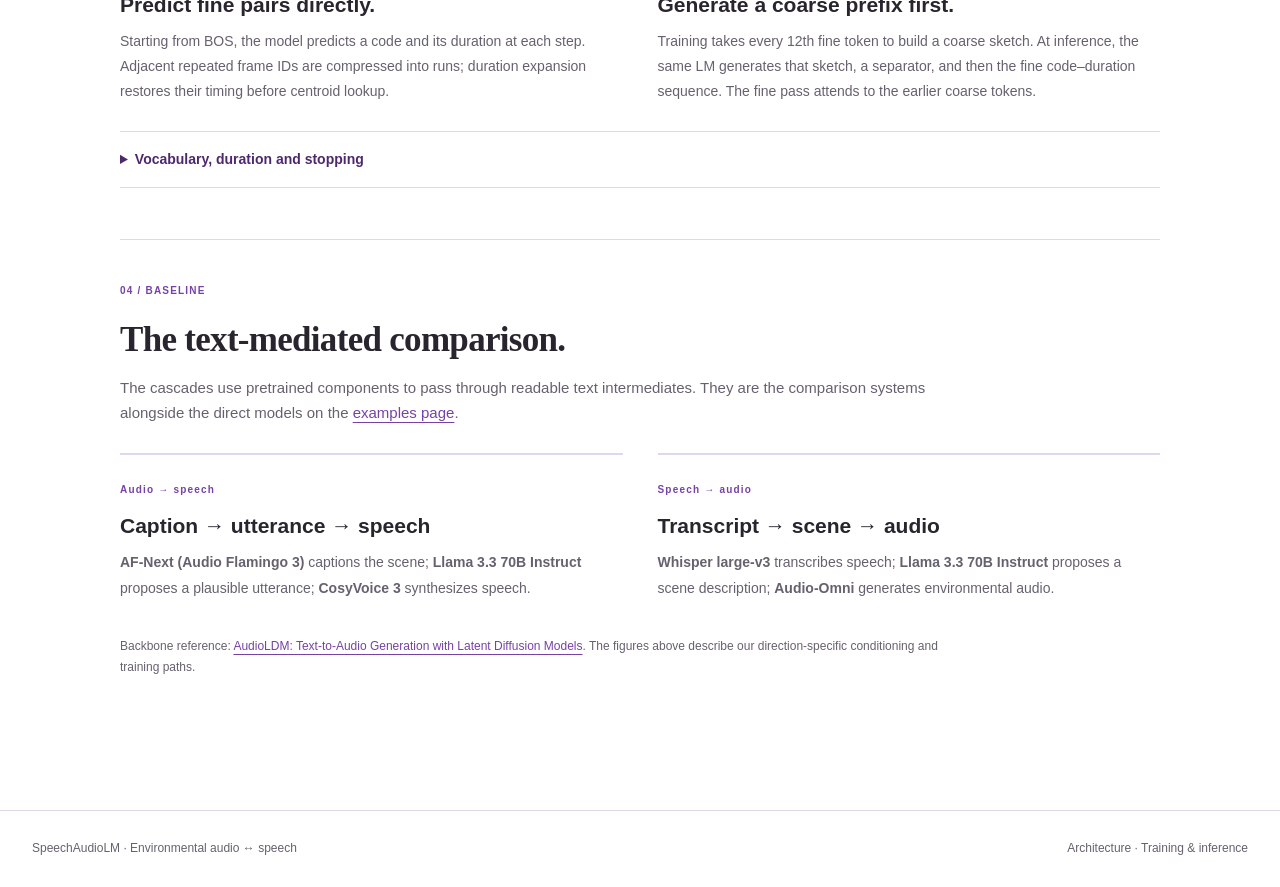
<file: paper_companion/model.html>
<!doctype html>
<html lang="en">
<head><meta charset="utf-8"><meta name="viewport" content="width=device-width,initial-scale=1"><meta name="description" content="SpeechAudioLM architecture: waveform generation in both directions, staged diffusion training, and flat and hierarchical acoustic content language models."><title>Model · SpeechAudioLM</title><link rel="stylesheet" href="style.css?v=20261005a"></head>
<body class="page-model">
<a class="skip-link" href="#main">Skip to content</a>
<header class="site-header"><a class="wordmark" href="index.html">SpeechAudioLM<span>Research supplement</span></a><nav aria-label="Main navigation"><a href="dataset.html">Dataset</a><a href="geval.html">G-Eval Audio</a><a href="model.html" aria-current="page">Model</a><a href="results.html">Results</a><a href="examples.html">Explore examples</a></nav></header>
<main id="main"><div class="reading-width">
<section class="page-intro"><p class="eyebrow">03 / Model</p><h1>From context to waveform.</h1><p class="lead">Generate a plausible soundscape from situated speech, or plausible speech from an acoustic scene.</p><p class="model-intro-copy">Both directions use an AudioLDM latent-diffusion backbone. Speech-to-audio learns a global condition from speech; audio-to-speech adds an acoustic content LM to plan the speech before rendering it. Each direction has its own learned conditioner and denoiser.</p><div class="actions"><a class="button primary" href="examples.html">Hear the model outputs <span aria-hidden="true">↗</span></a><a class="button" href="results.html">Compare results</a></div></section>
<nav class="section-jumps" aria-label="Model sections"><a href="#generation">Generation</a><a href="#training">Training</a><a href="#content-lm">Content LM</a><a href="#cascade">Cascaded baseline</a></nav>
<section class="section model-section" id="generation"><p class="eyebrow">01 / Inference</p><h2>Two directions, two conditioning paths.</h2><p>At inference, the model receives a source waveform and samples a target waveform. The paired reference recording, caption and transcript are not supplied to the generation path. Starting from Gaussian noise, the U-Net iteratively denoises the target latent using the source condition.</p>
<figure class="architecture-figure"><a class="architecture-art" href="figures/generation.svg" aria-label="Open the full-size generation architecture figure"><img src="figures/generation.svg" width="1280" height="670" decoding="async" alt="Two generation paths. Speech passes through frozen Whisper, a learned pooled conditioner, an AudioLDM U-Net and frozen decoding to environmental audio. Environmental audio passes through CLAP to both a scene conditioner and a content LM; expanded acoustic codes are projected and concatenated with the diffusion latent to generate speech."></a><figcaption><div><span class="small-label">Figure 1 · Generation</span><p>The A2S input supplies both a global scene condition and a sequence of predicted acoustic content features. VAE decoding and vocoding turn the denoised latent into a waveform.</p></div><div class="figure-downloads" aria-label="Download generation figure"><a href="figures/generation.svg" download>SVG</a><a href="figures/generation.pdf" download>PDF</a><a href="figures/generation.png" download>PNG</a></div></figcaption></figure>
<div class="model-direction-grid"><article><span class="small-label">Speech → audio</span><h3>Read the speech acoustically.</h3><p>The frozen <strong>Whisper large-v3 encoder</strong> produces speech features. A learned Transformer conditioner pools them into a 512-dimensional vector that conditions the AudioLDM U-Net. This path uses encoder features directly, without transcribing the speech.</p></article><article><span class="small-label">Audio → speech</span><h3>Plan the speech, then render it.</h3><p>The frozen <strong>CLAP audio encoder</strong> supplies scene frames to a global conditioner and to the content LM. The LM predicts acoustic code IDs and durations. A fixed codebook recovers a content feature sequence, which is projected into frame-aligned channels for the speech U-Net.</p></article></div>
<details class="model-detail"><summary>Latent geometry and conditioning</summary><div><p>The AudioLDM-S backbone uses a 10.24-second output canvas. Its latent has <strong>8 channels × 256 time positions × 16 frequency cells</strong>; each time position spans 40 ms. The VAE decoder produces a mel spectrogram and the vocoder produces the waveform.</p><p>The global condition enters AudioLDM through its class-conditioning embedding. For A2S, a learned <strong>512 → 128</strong> content projection at each time position is reshaped into <strong>8 × 16</strong> cells. Concatenating these eight content channels with the eight noisy-latent channels gives a <strong>16-channel U-Net input</strong>.</p><p>Both pooled conditioners use a two-layer Transformer followed by attention pooling. The environmental-audio tower is LAION-CLAP HTSAT, using the unfused model. The diffusion backbone is <code>cvssp/audioldm-s-full-v2</code>.</p></div></details>
</section>
<section class="section model-section" id="training"><p class="eyebrow">02 / Learning</p><h2>Paired supervision, staged training.</h2><p>Training uses the paired target to teach denoising and conditioning. For A2S, the renderer first learns with content extracted from the target speech; the content LM is trained separately to predict that content from environmental audio.</p>
<figure class="architecture-figure"><a class="architecture-art" href="figures/training.svg" aria-label="Open the full-size renderer training figure"><img src="figures/training.svg" width="1280" height="1100" loading="lazy" decoding="async" alt="Renderer training in two panels. Speech-to-audio predicts noise added to the VAE-encoded target audio and aligns its source condition with a CLAP embedding of that audio. Audio-to-speech uses continuous target-speech CTC features as oracle content, predicts noise added to the target speech latent, and aligns its scene condition with a CLAP embedding of the paired transcript."></a><figcaption><div><span class="small-label">Figure 2 · Renderer training</span><p>The conditioner's alignment target differs by direction: target-audio CLAP embeddings for S2A, and paired-transcript CLAP embeddings for A2S. These target embeddings supervise the conditioner; they are not inference inputs.</p></div><div class="figure-downloads" aria-label="Download training figure"><a href="figures/training.svg" download>SVG</a><a href="figures/training.pdf" download>PDF</a><a href="figures/training.png" download>PNG</a></div></figcaption></figure>
<ol class="model-stages"><li><span class="small-label">01 / Prepare speech content</span><h3>Learn a representation.</h3><p>Train a small speech encoder with character-level CTC and the dataset transcripts. Freeze its encoder, fit a k-means codebook to its hidden features, then create acoustic code and duration targets.</p></li><li><span class="small-label">02 / Train the renderer</span><h3>Learn waveform generation.</h3><p>Optimize the conditioner and AudioLDM U-Net with denoising MSE and cosine alignment. A2S also learns the content projector while receiving continuous oracle CTC features from the target speech.</p></li><li><span class="small-label">03 / Train the content LM</span><h3>Predict content from the scene.</h3><p>Train the flat or hierarchical LM with teacher-forced code and duration cross-entropy. The codebook and renderer stay fixed; this stage does not backpropagate through waveform synthesis.</p></li></ol>
<details class="model-detail"><summary>Objectives and the training–inference handoff</summary><div><dl class="field-list"><div><dt>Diffusion renderers</dt><dd>Noise-prediction MSE plus cosine alignment, with alignment weight 1. S2A aligns the source condition to the target environmental audio's CLAP embedding. A2S aligns the scene condition to the paired transcript's CLAP text embedding.</dd></div><div><dt>Content LM</dt><dd>Next-code cross-entropy plus duration cross-entropy, with duration weight 1. The hierarchical code loss covers the coarse prefix, separator, fine codes and EOS; duration supervision applies only to the fine codes.</dd></div><div><dt>Frozen components</dt><dd>Whisper, CLAP, the AudioLDM VAE and vocoder remain fixed. After speech-content preparation, the CTC encoder and codebook remain fixed too. The renderer is fixed during content-LM training.</dd></div><div><dt>Content supplied to A2S</dt><dd>Renderer training uses continuous features from the target speech. Inference uses codebook centroids selected by the content LM, expanded onto the same 256-frame grid. This is a training–inference difference; target speech is not read during generation.</dd></div></dl></div></details>
</section>
<section class="section model-section" id="content-lm"><p class="eyebrow">03 / Acoustic content</p><h2>A sequence model for speech units.</h2><p>“Content” here means acoustic hidden-state codes, rather than words, characters or a readable transcript. The flat and hierarchical variants share the same codebook, duration representation and speech renderer.</p>
<figure class="architecture-figure"><a class="architecture-art" href="figures/content-lm.svg" aria-label="Open the full-size content language model figure"><img src="figures/content-lm.svg" width="1280" height="1000" loading="lazy" decoding="async" alt="Content LM: training targets are quantized CTC speech features compressed into code-duration pairs. A six-layer causal Transformer cross-attends to CLAP scene frames and has code and duration heads. Flat decoding emits fine pairs directly; hierarchical decoding emits a coarse prefix and separator before fine pairs within the same Transformer."></a><figcaption><div><span class="small-label">Figure 3 · Content LM</span><p>The hierarchy changes the autoregressive sequence, not the number of networks. A single Transformer generates the coarse prefix and then the fine sequence. Only fine code–duration pairs go to the renderer; SEP is used only by the hierarchical variant.</p></div><div class="figure-downloads" aria-label="Download content LM figure"><a href="figures/content-lm.svg" download>SVG</a><a href="figures/content-lm.pdf" download>PDF</a><a href="figures/content-lm.png" download>PNG</a></div></figcaption></figure>
<div class="model-direction-grid"><article><span class="small-label">Flat · E2E base</span><h3>Predict fine pairs directly.</h3><p>Starting from BOS, the model predicts a code and its duration at each step. Adjacent repeated frame IDs are compressed into runs; duration expansion restores their timing before centroid lookup.</p></article><article><span class="small-label">Hierarchical · E2E hier.</span><h3>Generate a coarse prefix first.</h3><p>Training takes every 12th fine token to build a coarse sketch. At inference, the same LM generates that sketch, a separator, and then the fine code–duration sequence. The fine pass attends to the earlier coarse tokens.</p></article></div>
<details class="model-detail"><summary>Vocabulary, duration and stopping</summary><div><p>The codebook contains <strong>2,048 centroids</strong>, each 512-dimensional. It is a single k-means vocabulary, not residual vector quantization. Both LMs use a <strong>six-layer causal Transformer decoder</strong>, width 512 and eight attention heads, with separate code and duration prediction heads.</p><p>The CTC speech encoder uses two strided convolution blocks and a two-layer bidirectional GRU. Content extraction keeps its 512-dimensional hidden states and bypasses the character prediction head.</p><p>Input embeddings sum the previous code, previous duration and token position. Scene frames are projected from 768 to 512 dimensions and used as cross-attention memory. Durations range from 1 to 32 frames; longer repeated runs are split when preparing targets.</p><p>Generation stops at EOS or the frame budget. Fine pairs expand to the 256-frame canvas; if the predicted sequence ends early, the last code is held for the remaining positions. Coarse tokens and the separator have no duration target and are never rendered.</p></div></details>
</section>
<section class="section model-section" id="cascade"><p class="eyebrow">04 / Baseline</p><h2>The text-mediated comparison.</h2><p>The cascades use pretrained components to pass through readable text intermediates. They are the comparison systems alongside the direct models on the <a href="examples.html">examples page</a>.</p><div class="model-direction-grid cascade-directions"><article><span class="small-label">Audio → speech</span><h3>Caption → utterance → speech</h3><p><strong>AF-Next (Audio Flamingo 3)</strong> captions the scene; <strong>Llama 3.3 70B Instruct</strong> proposes a plausible utterance; <strong>CosyVoice 3</strong> synthesizes speech.</p></article><article><span class="small-label">Speech → audio</span><h3>Transcript → scene → audio</h3><p><strong>Whisper large-v3</strong> transcribes speech; <strong>Llama 3.3 70B Instruct</strong> proposes a scene description; <strong>Audio-Omni</strong> generates environmental audio.</p></article></div><p class="model-reference">Backbone reference: <a href="https://proceedings.mlr.press/v202/liu23f.html">AudioLDM: Text-to-Audio Generation with Latent Diffusion Models</a>. The figures above describe our direction-specific conditioning and training paths.</p></section>
</div></main>
<footer class="site-footer"><span>SpeechAudioLM · Environmental audio ↔ speech</span><span>Architecture · Training & inference</span></footer>
</body></html>
</file>
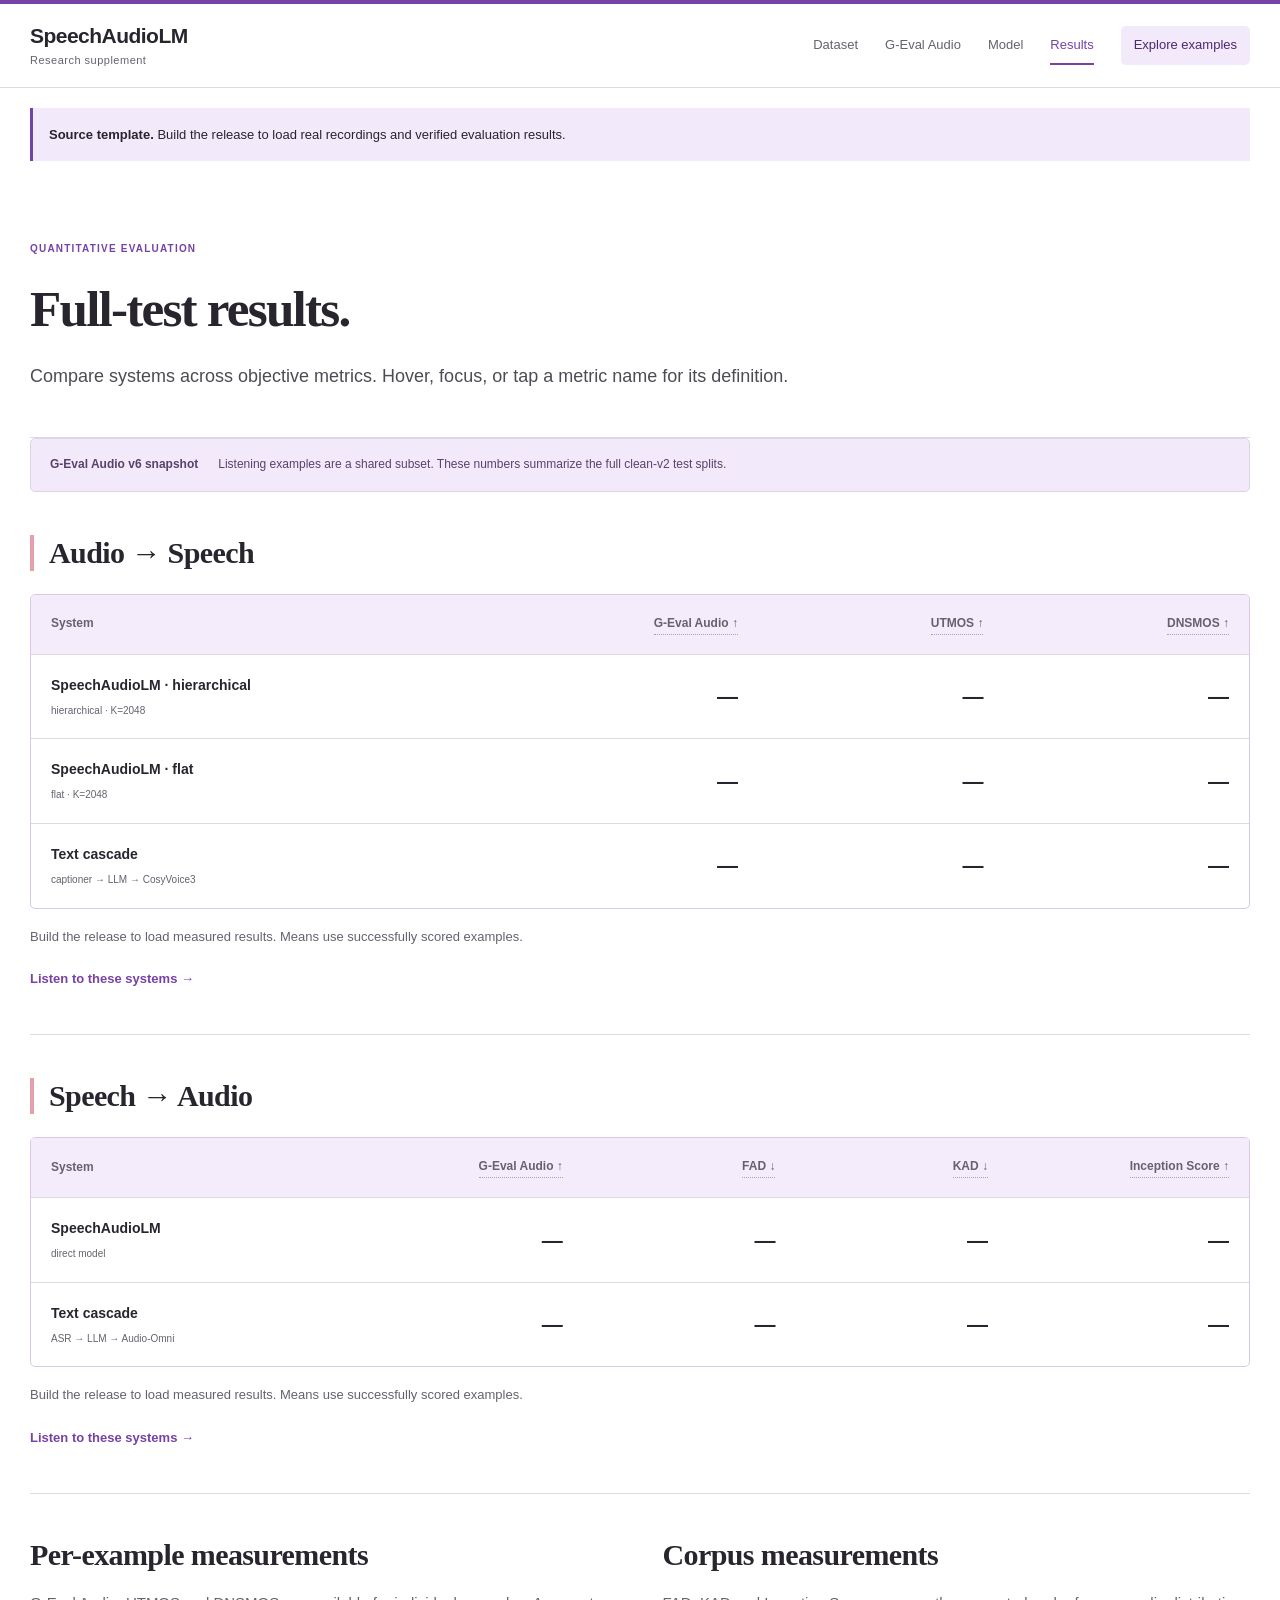
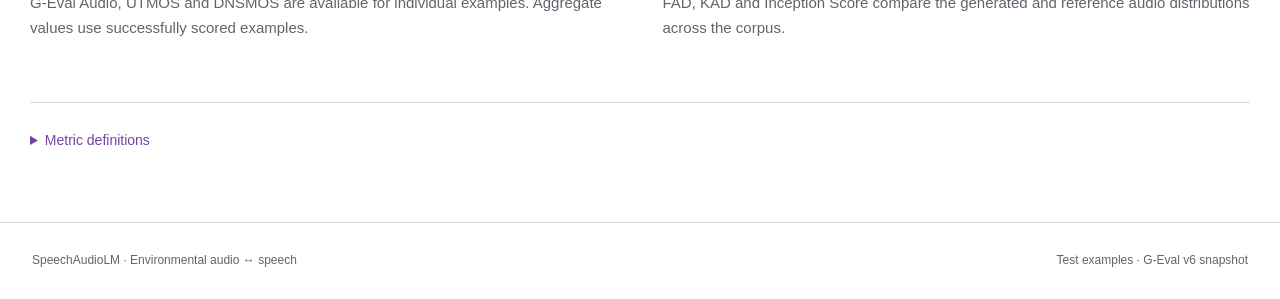
<file: paper_companion/results.html>
<!doctype html>
<html lang="en"><head><meta charset="utf-8"><meta name="viewport" content="width=device-width,initial-scale=1"><meta name="description" content="Research supplement for SpeechAudioLM. Explore paired audio and speech, compare systems, and inspect criterion-level evaluation evidence."><title>Results · SpeechAudioLM</title><link rel="stylesheet" href="style.css?v=20261005a"></head>
<body class="page-results"><a class="skip-link" href="#main">Skip to content</a><header class="site-header"><a class="wordmark" href="index.html">SpeechAudioLM<span>Research supplement</span></a><nav aria-label="Main navigation"><a href="dataset.html">Dataset</a><a href="geval.html">G-Eval Audio</a><a href="model.html">Model</a><a href="results.html" aria-current="page">Results</a><a href="examples.html">Explore examples</a></nav></header>
<main id="main">
<div class="wide-width"><header class="page-intro"><p class="eyebrow">Quantitative evaluation</p><h1>Full-test results.</h1><p class="lead">Compare systems across objective metrics. Hover, focus, or tap a metric name for its definition.</p></header><div class="snapshot-note"><strong>G-Eval Audio v6 snapshot</strong><span>Listening examples are a shared subset. These numbers summarize the full clean-v2 test splits.</span></div>
<section class="section"><div class="section-heading"><h2>Audio → Speech</h2></div><div data-results="a2s"></div><a class="text-link" href="examples.html?direction=a2s">Listen to these systems →</a></section>
<section class="section"><div class="section-heading"><h2>Speech → Audio</h2></div><div data-results="s2a"></div><a class="text-link" href="examples.html?direction=s2a">Listen to these systems →</a></section>
<section class="section two-column"><div><h2>Per-example measurements</h2><p>G-Eval Audio, UTMOS and DNSMOS are available for individual examples. Aggregate values use successfully scored examples.</p></div><div><h2>Corpus measurements</h2><p>FAD, KAD and Inception Score compare the generated and reference audio distributions across the corpus.</p></div></section><details class="metric-glossary"><summary>Metric definitions</summary><div id="metric-glossary" class="two-column"></div></details></div></main><footer class="site-footer"><span>SpeechAudioLM · Environmental audio ↔ speech</span><span>Test examples · <span data-version>G-Eval v6 snapshot</span></span></footer><noscript><p class="notice">Enable JavaScript to load the result tables and example workspace.</p></noscript><script src="site-data.js?v=20260923c"></script><script src="app.js?v=20260923g"></script></body></html>
</file>
<file: paper_companion/style.css>
:root{--paper:#faf9f6;--white:#fff;--ink:#28282d;--muted:#68676f;--line:#dedde1;--soft:#f1eff4;--accent:#684780;--accent-dark:#4b315e;--accent-light:#f0eaf5;--green:#365d50;--radius:7px;--serif:Georgia,'Times New Roman',serif;--sans:Inter,-apple-system,BlinkMacSystemFont,'Segoe UI',sans-serif}
*{box-sizing:border-box}html{scroll-behavior:smooth}body{margin:0;background:var(--paper);color:var(--ink);font:16px/1.65 var(--sans);-webkit-font-smoothing:antialiased}button,input,select{font:inherit}button,a,input,select,summary{-webkit-tap-highlight-color:transparent}button{cursor:pointer}a{color:var(--accent);text-underline-offset:4px}button:disabled{cursor:default;opacity:.35}:focus-visible{outline:3px solid #9b73b6;outline-offset:3px}[hidden]{display:none!important}h1,h2,h3,p{margin-top:0}h1,h2,h3{line-height:1.2;font-weight:550}h1{font-family:var(--serif);font-size:clamp(36px,4.5vw,60px);letter-spacing:-.035em;margin-bottom:23px}h2{font-family:var(--serif);font-size:30px;letter-spacing:-.02em;margin-bottom:18px}h3{font-size:17px;margin-bottom:12px}p{margin-bottom:18px}small{font-size:12px}.sr-only,.skip-link:not(:focus){position:absolute;width:1px;height:1px;padding:0;margin:-1px;overflow:hidden;clip:rect(0,0,0,0);white-space:nowrap;border:0}.skip-link:focus{position:fixed;z-index:100;background:#fff;padding:12px;top:5px;left:5px}
.site-header{min-height:88px;border-bottom:1px solid var(--line);display:flex;align-items:center;justify-content:space-between;gap:24px;padding:18px max(30px,calc((100vw - 1380px)/2));background:var(--white)}.wordmark{font-size:21px;letter-spacing:-.025em;line-height:1.25;font-weight:700;color:var(--ink);text-decoration:none;white-space:nowrap}.wordmark span{display:block;font-size:11px;color:var(--muted);font-weight:400;letter-spacing:.045em;margin-top:5px}.site-header nav{display:flex;gap:27px;align-items:center}.site-header nav a{font-size:13px;color:var(--muted);text-decoration:none;white-space:nowrap;padding:8px 0;border-bottom:2px solid transparent}.site-header nav a:hover,.site-header nav a[aria-current]{color:var(--accent);border-color:var(--accent)}.site-header nav a:last-child{background:var(--accent-light);padding:8px 13px;border-radius:5px;color:var(--accent-dark)}.site-footer{display:flex;justify-content:space-between;gap:20px;padding:28px 32px;border-top:1px solid var(--line);font-size:12px;color:var(--muted);margin-top:70px}.reading-width{max-width:1100px;padding-inline:30px;margin:auto}.wide-width{max-width:1380px;padding-inline:30px;margin:auto}.eyebrow,.small-label,.number{font-size:10px;font-weight:650;letter-spacing:.12em;color:var(--accent)}.eyebrow{text-transform:uppercase;margin-bottom:20px}.lead{font-size:21px;line-height:1.6;max-width:790px;color:#4d4b54}.quiet,.publication-note,.table-note{color:var(--muted);font-size:13px}.text-link{font-size:13px;font-weight:600;text-decoration:none}.text-link:hover{text-decoration:underline}.button{display:inline-flex;justify-content:center;align-items:center;gap:20px;padding:11px 17px;min-height:45px;border:1px solid var(--line);border-radius:5px;color:var(--ink);font-size:13px;font-weight:600;text-decoration:none;background:var(--white)}.button.primary{background:var(--accent);border-color:var(--accent);color:#fff}.button:hover{border-color:var(--accent)}.button.primary:hover{background:var(--accent-dark)}.actions{display:flex;gap:12px;margin:30px 0 17px;flex-wrap:wrap}.intro{padding:76px 0 44px;max-width:875px}.intro>p:not(.eyebrow):not(.lead){max-width:690px}.publication-note{font-size:11px}.contribution-grid{display:grid;grid-template-columns:repeat(3,1fr);border-block:1px solid var(--line)}.contribution{color:inherit;text-decoration:none;padding:32px 23px 31px 0}.contribution+.contribution{border-left:1px solid var(--line);padding-left:28px}.contribution:hover h2{color:var(--accent)}.contribution .number{display:block;margin-bottom:26px;color:var(--muted)}.contribution h2{font-size:25px}.contribution p{font-size:14px;color:var(--muted);min-height:95px}.contribution .text-link{color:var(--accent)}.section{padding:43px 0;border-bottom:1px solid var(--line)}.section:last-child{border-bottom:0}.getting-started{display:grid;grid-template-columns:1.3fr 1fr;gap:70px;align-items:center}.getting-started p{font-size:15px;color:var(--muted)}.reading-path{list-style:none;padding:0;margin:0}.reading-path li{padding:15px 0;border-bottom:1px solid var(--line);font-size:14px}.reading-path li:last-child{border-bottom:0}.reading-path span{display:inline-grid;place-items:center;background:var(--accent-light);color:var(--accent);width:27px;height:27px;border-radius:50%;margin-right:13px;font-size:12px}.compact-note p{font-size:14px;max-width:730px;margin-top:10px;color:var(--muted)}.page-intro{padding:60px 0 28px}.page-intro h1{font-size:clamp(35px,4vw,52px)}.page-intro .lead{font-size:18px}.section-heading{display:flex;justify-content:space-between;align-items:center;gap:20px;margin-bottom:23px}.section-heading h2{margin-bottom:0}.tag{font-size:10px;letter-spacing:.07em;color:var(--muted)}.pair-explainer{display:grid;grid-template-columns:1fr auto 1fr;align-items:center;gap:40px;border-block:1px solid var(--line);padding:28px 0;margin-bottom:20px}.pair-explainer h2{font-size:25px;margin:13px 0 8px}.pair-explainer p{font-size:14px;margin:0;color:var(--muted)}.pair-arrow{font-size:30px;color:#a498ae}.two-column{display:grid;grid-template-columns:1fr 1fr;gap:45px}.two-column p{font-size:15px;color:var(--muted)}.field-list{margin:0}.field-list>div{border-bottom:1px solid var(--line);padding:0 0 15px;margin-bottom:15px}.field-list dt{font-size:14px;font-weight:600}.field-list dd{margin:4px 0 0;color:var(--muted);font-size:14px}.snapshot-note{display:flex;gap:20px;padding:16px 19px;border:1px solid #dcd3e4;border-radius:5px;background:var(--accent-light);font-size:12px;color:#5a426b}.snapshot-note strong{white-space:nowrap}.criteria-guide{padding:0;list-style:none;counter-reset:criterion}.criteria-guide li{position:relative;padding:17px 0 17px 34px;border-top:1px solid var(--line);counter-increment:criterion}.criteria-guide li:before{content:counter(criterion,decimal-leading-zero);position:absolute;left:0;top:20px;color:var(--accent);font-size:10px}.criteria-guide strong{font-size:14px;font-weight:600}.criteria-guide p{font-size:13px;margin:5px 0 0}.evidence-path{display:grid;grid-template-columns:repeat(3,1fr);gap:30px;padding-left:20px;margin:30px 0}.evidence-path li::marker{color:var(--accent)}.evidence-path strong{font-size:14px}.evidence-path p{font-size:14px;margin-top:9px;color:var(--muted)}.model-page{min-height:65vh;padding-top:60px}
.table-scroll{overflow:auto;border:1px solid var(--line);border-radius:5px;background:var(--white);margin-bottom:17px}table{width:100%;border-collapse:collapse;font-size:14px}th,td{text-align:right;padding:19px 20px;border-bottom:1px solid var(--line);font-variant-numeric:tabular-nums}thead th{background:#f4f2f5;font-size:12px;color:var(--muted);font-weight:600;white-space:nowrap}th:first-child{text-align:left}tbody th{font-weight:600;min-width:195px}tbody tr:last-child>*{border-bottom:0}.cell-note{display:block;color:var(--muted);font-size:10px;font-weight:400;white-space:nowrap;margin-top:6px}.table-value{font-weight:550;font-size:21px}.results-table td{min-width:123px}.results-table tbody tr:hover{background:#fcfbfd}.metric-tip{position:relative;display:inline-block}.metric-tip button{border:0;border-bottom:1px dotted #aaa0b0;padding:0;background:transparent;color:inherit;font-size:inherit;font-weight:inherit;white-space:nowrap}.tooltip{display:none;position:absolute;top:100%;right:0;z-index:20;width:235px;white-space:normal;text-align:left;font-size:12px;line-height:1.55;background:#39313f;color:#fff;padding:12px;border-radius:5px;box-shadow:0 4px 13px #0002;font-weight:400}.metric-tip:hover .tooltip,.metric-tip:focus-within .tooltip{display:block}.metric-glossary{padding-top:26px}.metric-glossary>summary{color:var(--accent);font-size:14px;cursor:pointer}.metric-glossary .two-column{padding-top:25px;gap:25px}.metric-glossary h3{font-size:14px}.metric-glossary p{font-size:13px}
/* The example workspace is purposefully distinct from the reading pages. */
.page-examples{background:#fff}.page-examples .site-footer{margin-top:0}.workspace-heading{display:flex;align-items:center;justify-content:space-between;gap:25px;padding:30px 32px 23px;max-width:1600px;margin:auto}.workspace-heading .eyebrow{margin-bottom:7px;font-size:9px}.workspace-heading h1{font-size:31px;margin:0}.workspace-toolbar{display:flex;align-items:center;gap:20px;padding:13px 32px;border-block:1px solid var(--line);background:var(--paper)}.workspace-toolbar>#pause-audio{margin-left:auto}.segmented{display:inline-flex;border:1px solid var(--line);padding:3px;border-radius:6px;background:#fff;gap:3px}.segmented button{border:0;border-radius:3px;padding:8px 14px;color:var(--muted);background:transparent;font-size:12px;font-weight:550}.segmented button[aria-pressed=true]{color:var(--accent-dark);background:var(--accent-light)}.secondary{border:0;background:transparent}.secondary button[aria-pressed=true]{color:var(--ink);background:#e8e5ea}.quiet-button{border:0;background:transparent;color:var(--muted);font-size:11px;padding:4px}.quiet-button:hover{color:var(--accent)}.workspace{display:grid;grid-template-columns:246px minmax(0,1fr);max-width:1600px;margin:auto;min-height:75vh}.sample-sidebar{border-right:1px solid var(--line);background:#fcfbfa}.sample-search{padding:20px 17px 12px}.sample-search label{display:block;font-size:11px;font-weight:600;margin-bottom:7px}.sample-search input,.sample-search select{width:100%;border:1px solid var(--line);border-radius:4px;background:#fff;font-size:12px;min-height:37px;padding:7px 9px;color:var(--ink)}.sample-search select{margin-top:8px;color:var(--muted)}.sidebar-count{display:flex;justify-content:space-between;align-items:center;margin-top:10px;font-size:10px;color:var(--muted)}.sample-buttons{max-height:74vh;overflow-y:auto;padding:0 8px 12px;scrollbar-width:thin}.sample-choice{display:flex;width:100%;align-items:start;gap:9px;text-align:left;padding:13px 9px;border:1px solid transparent;border-radius:5px;color:var(--muted);background:transparent}.sample-choice+.sample-choice{margin-top:3px}.sample-choice[aria-current]{background:var(--accent-light);border-color:#e3d9e9;color:var(--accent-dark)}.sample-choice:hover{background:#f3f0f5}.sample-index{font-size:9px;padding-top:3px;min-width:17px}.sample-choice strong{font-size:12px;line-height:1.45;font-weight:500;display:block}.sample-choice small{font-size:9px;letter-spacing:.035em;color:#8a8590;display:block;margin-top:5px}.mobile-sample,.mobile-sample-label{display:none}.sample-workspace{padding:20px 30px 32px;min-width:0}.sample-navigation{display:flex;justify-content:space-between;align-items:center;font-size:11px;color:var(--muted);margin-bottom:24px}.nav-button{width:29px;height:27px;border:1px solid var(--line);border-radius:4px;background:#fff;color:var(--ink);line-height:1;margin-left:4px}.example-title{margin-bottom:20px}.example-title>.small-label{margin-bottom:8px;font-size:9px}.sample-id{margin-left:10px;color:var(--muted);letter-spacing:.035em;font-weight:400}.example-title>div{display:flex;justify-content:space-between;gap:25px;align-items:start}.example-title h2{font-size:27px;max-width:800px;margin-bottom:0}.permalink{font-size:10px;white-space:nowrap;text-decoration:none;margin-top:4px}.pair-recordings{display:grid;grid-template-columns:1fr 1fr;border:1px solid var(--line);border-radius:6px;background:var(--paper)}.pair-recording{padding:17px 20px;min-width:0}.pair-recording+.pair-recording{border-left:1px solid var(--line)}.recording-label{display:flex;justify-content:space-between;gap:10px;align-items:center;font-size:11px;color:var(--muted);margin-bottom:10px}.recording-label .small-label{font-size:9px}.pair-recording audio,.system-output audio{display:block;width:100%;height:36px;min-width:0}.text-label{font-size:9px;letter-spacing:.02em;color:var(--muted);margin:11px 0 4px}.reference-text{font-size:13px;line-height:1.6;margin:0}.metadata{margin:11px 0 21px;font-size:11px;color:var(--muted)}.metadata summary{cursor:pointer;display:list-item;width:fit-content}.metadata dl{display:flex;gap:27px;flex-wrap:wrap;padding:12px 0 0;margin:0}.metadata dt{font-size:10px}.metadata dd{font-size:12px;color:var(--ink);margin:0}.metadata p{font-size:10px;margin:10px 0}.comparison{border-top:1px solid var(--line);padding-top:23px}.comparison-heading{display:flex;justify-content:space-between;align-items:center;gap:16px;margin-bottom:20px}.comparison-heading h2{font-size:22px;margin:0}.comparison-heading>span{font-size:10px;color:var(--muted)}.systems-grid{display:grid;gap:17px}.three-systems{grid-template-columns:repeat(3,minmax(0,1fr))}.two-systems{grid-template-columns:repeat(2,minmax(0,1fr))}.system-output{min-width:0;border:1px solid var(--line);border-radius:6px;padding:16px 13px}.system-output header{min-height:91px}.system-output .small-label{font-size:8px}.system-output h3{font-size:15px;line-height:1.4;margin:6px 0 4px;font-weight:600}.system-detail{font-size:10px;color:var(--muted);margin:0}.judgment-heading{display:flex;justify-content:space-between;align-items:center;gap:8px;padding:19px 0 9px;font-size:11px;color:var(--accent-dark)}.judgment-heading strong{font-size:14px;font-weight:600;white-space:nowrap}.judgment-heading small{font-size:8px;color:var(--muted);font-weight:400}.ratings{border:1px solid #e0d7e6;border-radius:4px}.rating+.rating{border-top:1px solid #e8e1ed}.rating>summary{display:grid;grid-template-columns:minmax(0,1fr) auto 9px;align-items:center;gap:7px;cursor:pointer;list-style:none;padding:9px 9px;min-height:42px}.rating>summary::-webkit-details-marker{display:none}.rating-name{font-size:11px;line-height:1.35}.rating-value{color:var(--accent);font-size:16px;font-weight:650;font-variant-numeric:tabular-nums}.rating-value>span{font-size:9px;color:#897692;font-weight:400}.expand-sign{color:#9c80ad;font-size:13px}.rating[open] .expand-sign{transform:rotate(45deg)}.rating[open]>summary,.rating>summary:hover{background:var(--accent-light)}.verdict{padding:10px;background:#fcfafc;border-top:1px solid #e8e1ed}.verdict .small-label{font-size:8px;margin:0 0 7px}.verdict>p:not(.small-label){font-size:12px;line-height:1.7;margin-bottom:14px}.prompt{border-top:1px solid #e8e1ed;padding-top:10px}.prompt summary{font-size:10px;color:var(--accent);cursor:pointer}.prompt-meta{font-size:9px;color:var(--muted);overflow-wrap:anywhere;margin-top:10px}.prompt pre{font:10px/1.7 ui-monospace,SFMono-Regular,Consolas,monospace;white-space:pre-wrap;overflow-wrap:anywhere;max-height:350px;overflow:auto;background:#fff;border:1px solid var(--line);padding:10px;margin-bottom:0}.rating-instruction{font-size:9px;color:var(--muted);margin:7px 0 13px}.individual-metrics{padding:11px 0;border-top:1px solid var(--line);display:flex;gap:16px;flex-wrap:wrap}.individual-metrics>div{font-size:10px}.individual-metrics strong{display:block;font-size:14px;font-weight:500;margin-top:3px}.individual-metrics .tooltip{right:auto;left:0;width:190px}.stage-trace{font-size:11px;border-top:1px solid var(--line);padding:12px 0 0;margin-top:10px}.stage-trace summary{cursor:pointer;color:var(--accent)}.stage-trace ol{padding-left:17px;margin:13px 0}.stage-trace li{padding-bottom:12px}.stage-trace li::marker{color:var(--accent)}.stage-trace p{margin:4px 0;font-size:11px}.stage-trace .quiet{font-size:10px}.missing{color:var(--muted);font-style:italic}.reference-note{font-size:11px;color:var(--muted);margin:19px 0 0;max-width:780px}.empty-state{padding:65px 20px;text-align:center}.empty-state p{font-size:14px;color:var(--muted)}.notice{margin:20px 30px;padding:16px;border-left:3px solid var(--accent);background:var(--accent-light);font-size:13px}
@media(min-width:1550px){.sample-workspace{padding-inline:38px}.system-output{padding:20px}.rating-name{font-size:12px}}
@media(max-width:1200px){.workspace{grid-template-columns:215px minmax(0,1fr)}.sample-workspace{padding-inline:20px}.three-systems{grid-template-columns:repeat(2,minmax(0,1fr))}.three-systems .system-output:last-child{grid-column:1/-1}.system-output header{min-height:76px}.contribution p{min-height:120px}.site-header nav{gap:18px}.snapshot-note{flex-direction:column;gap:5px}}
@media(max-width:850px){.site-header{padding:18px 23px;align-items:flex-start;flex-direction:column;gap:12px}.site-header nav{width:100%;overflow:auto;gap:22px;padding-bottom:2px}.site-header nav a{font-size:12px}.wordmark span{display:inline;margin-left:12px}.workspace{grid-template-columns:1fr}.sample-sidebar{border-right:0;border-bottom:1px solid var(--line)}.sample-search{display:grid;grid-template-columns:1fr 1fr;gap:8px;padding:15px 20px 0}.sample-search label{grid-column:1/-1;margin:0}.sample-search select{margin-top:0}.sidebar-count{grid-column:1/-1;margin:0}.sample-buttons{display:none}.mobile-sample-label{display:block;font-size:10px;color:var(--muted);margin-bottom:5px}.mobile-sample{display:block;width:100%;padding:10px 8px;border:1px solid var(--line);border-radius:4px;background:#fff;font-size:12px}.sample-list{padding:3px 20px 14px}.sample-workspace{padding:19px 20px 30px}.three-systems{grid-template-columns:repeat(3,minmax(0,1fr))}.three-systems .system-output:last-child{grid-column:auto}.system-output{padding:12px 10px}.rating>summary{padding:9px 6px;gap:4px}.rating-name{font-size:10px}.comparison-heading{align-items:start}.workspace-toolbar{padding-inline:20px;gap:12px;flex-wrap:wrap}.workspace-heading{padding:25px 20px}.contribution-grid{grid-template-columns:1fr}.contribution{padding:25px 0!important;border-left:0!important}.contribution+.contribution{border-top:1px solid var(--line)}.contribution .number{margin-bottom:12px}.contribution p{min-height:0;max-width:600px}.getting-started{grid-template-columns:1fr;gap:10px}.two-column{gap:28px}.pair-explainer{gap:22px}.section-heading{align-items:start}.intro{padding-top:45px}}
@media(max-width:650px){.reading-width,.wide-width{padding-inline:22px}.three-systems,.two-systems{grid-template-columns:1fr}.system-output{padding:18px}.system-output header{min-height:0;margin-bottom:18px}.rating-name{font-size:12px}.rating>summary{padding:10px;min-height:43px}.judgment-heading{font-size:12px}.judgment-heading strong{font-size:17px}.judgment-heading small{font-size:10px}.rating-instruction{font-size:10px}.verdict>p:not(.small-label){font-size:14px}.system-output h3{font-size:17px}.system-detail{font-size:12px}.individual-metrics>div{font-size:11px}.stage-trace{font-size:12px}.stage-trace p{font-size:12px}.pair-recordings{grid-template-columns:1fr}.pair-recording+.pair-recording{border-left:0;border-top:1px solid var(--line)}.two-column,.evidence-path{grid-template-columns:1fr;gap:23px}.pair-explainer{grid-template-columns:1fr;gap:8px}.pair-arrow{font-size:20px}.section-heading{flex-direction:column;gap:8px}.page-intro{padding-top:39px}.lead{font-size:18px}.site-footer{padding:24px 22px;flex-direction:column;gap:7px;margin-top:35px}.workspace-heading{align-items:start}.workspace-heading h1{font-size:27px}.workspace-heading>a{font-size:10px;max-width:80px}.comparison-heading{flex-direction:column;gap:7px}.segmented button{padding:8px 11px;font-size:11px}.workspace-toolbar>#pause-audio{margin-left:0}.example-title h2{font-size:24px}.sample-navigation{margin-bottom:19px}.snapshot-note strong{white-space:normal}.evidence-path p{margin-bottom:0}.wordmark span{display:block;margin-left:0}.tooltip{max-width:210px}}
@media(prefers-reduced-motion:reduce){html{scroll-behavior:auto}}
/* Paper review update: a white reading surface. */
:root{--paper:#fff}
.sample-sidebar{background:#fff}
.paper-authors{font-size:14px;color:var(--ink);margin:24px 0 4px}

/* Review pages: keep the measurements legible on a white canvas. */
.section-jumps{display:flex;flex-wrap:wrap;gap:8px 23px;padding:0 0 25px;margin-bottom:27px;border-bottom:1px solid var(--line)}
.section-jumps a{font-size:12px;text-decoration:none;font-weight:550}
.section-jumps a:hover{text-decoration:underline}
.page-geval .section>h3{margin:29px 0 12px}
.page-geval .section>p{max-width:880px;font-size:14px}
.geval-table th,.geval-table td{padding:13px 16px}
.geval-table thead th{background:#fff;border-bottom:2px solid var(--line)}
.geval-table tbody th{min-width:210px}
.geval-table td{font-size:16px}
.geval-table abbr{text-decoration:underline dotted;text-underline-offset:3px;cursor:help}
.geval-table tbody tr:hover{background:#faf8fc}
.geval-table .delta-row>*{border-top:2px solid var(--line);color:var(--accent-dark)}
.mismatch-block{margin:24px 0}
.mismatch-block h3{margin-bottom:11px}
.mismatch-block h3 .quiet{font-size:11px;font-weight:400;margin-left:8px}
.criterion-scope{display:inline-block;margin-left:9px;padding:2px 6px;border:1px solid #e2dae7;border-radius:3px;color:var(--accent-dark);font-size:10px;vertical-align:middle}
.criteria-guide li p{color:var(--muted)}
.demo-direction{margin:26px 0 36px}
.demo-direction>h3{padding-bottom:10px;border-bottom:2px solid var(--line)}
.criterion-demo{border-bottom:1px solid var(--line)}
.criterion-demo>summary{list-style:none;display:flex;align-items:center;justify-content:space-between;gap:15px;cursor:pointer;padding:15px 4px}
.criterion-demo>summary::-webkit-details-marker{display:none}
.criterion-demo>summary:hover{color:var(--accent)}
.criterion-demo>summary strong{font-size:14px;font-weight:600}
.criterion-demo>summary small{display:block;color:var(--muted);font-size:11px;margin-top:3px}
.demo-range{white-space:nowrap;color:var(--accent-dark);font-size:13px;font-variant-numeric:tabular-nums}
.demo-pair{display:grid;grid-template-columns:repeat(2,minmax(0,1fr));gap:16px;padding:4px 0 21px}
.demo-card{min-width:0;border:1px solid var(--line);border-radius:5px;padding:16px;background:#fff}
.demo-card-heading{display:flex;justify-content:space-between;align-items:center;gap:10px}
.demo-card-heading strong{font-size:21px;color:var(--accent-dark);font-variant-numeric:tabular-nums}
.demo-card>p{font-size:12px;color:var(--muted);margin:6px 0 16px}
.demo-card>label{display:block;font-size:10px;color:var(--muted);margin:12px 0 4px}
.demo-card audio{display:block;width:100%;height:36px}
.demo-card details{border-top:1px solid var(--line);margin:18px 0 9px;padding-top:10px;font-size:12px}
.demo-card details summary{cursor:pointer;color:var(--accent)}
.demo-card details p{margin:10px 0;color:var(--ink)}
.demo-card>a{font-size:11px;font-weight:600;text-decoration:none}
.demo-card>a:hover{text-decoration:underline}
.systems-grid.three-systems,.systems-grid.two-systems{grid-template-columns:minmax(0,1fr)}
.systems-grid .system-output{grid-column:auto;padding:20px 23px}
.systems-grid .system-output header{min-height:0;margin-bottom:13px}
.systems-grid .system-output h3{font-size:18px}
.systems-grid .system-detail{font-size:12px}
.systems-grid .rating-name{font-size:13px}
.systems-grid .rating>summary{padding:10px 13px}
.systems-grid .verdict>p:not(.small-label){font-size:13px}
#reviewed-criterion{scroll-margin-top:25px;border-left:3px solid var(--accent)}
@media(max-width:650px){.demo-pair{grid-template-columns:1fr}.geval-table th,.geval-table td{padding:10px 12px}.geval-table tbody th{min-width:150px}.geval-table td{font-size:14px}.systems-grid .system-output{padding:17px}.section-jumps{gap:6px 15px}}

/* The example workspace keeps three system outputs together on wide screens. */
.systems-grid.three-systems{grid-template-columns:repeat(3,minmax(0,1fr))}
.systems-grid.two-systems{grid-template-columns:repeat(2,minmax(0,1fr))}
.systems-grid .system-output{padding:17px;border-color:#e3dfe6;background:#fff}
.systems-grid .system-output header{margin-bottom:13px}
.systems-grid .system-output h3{font-size:16px}
.systems-grid .system-output .judgment-heading{padding:14px 0 8px}
.systems-grid .ratings{display:grid;grid-template-columns:repeat(2,minmax(0,1fr));gap:7px;border:0}
.systems-grid .rating,.systems-grid .rating+.rating{min-width:0;border:1px solid #e8dfc3;border-radius:4px;background:#fffdf4;align-self:start}
.systems-grid .rating>summary{grid-template-columns:minmax(0,1fr) auto;gap:6px;padding:9px;min-height:55px;list-style:none}
.systems-grid .rating>summary::-webkit-details-marker{display:none}
.systems-grid .rating-name{font-size:10px;line-height:1.35}
.systems-grid .rating-value{font-size:17px;color:#6d5679}
.systems-grid .rating-value>span{font-size:9px}
.systems-grid .rating[open]{grid-column:1/-1;background:#fff}
.systems-grid .rating[open]>summary{background:#f8f3fa}
.systems-grid .rating-instruction{font-size:10px;margin:8px 0 12px}
.systems-grid .verdict{background:#fff;padding:12px}
.systems-grid .verdict>p:not(.small-label){font-size:12px}
.metadata dl .metadata-rationale{flex:1 0 100%;max-width:900px}
.metadata-rationale dd{font-size:12px;line-height:1.65;margin-top:4px!important}
.page-results .table-note{margin-top:12px}
@media(max-width:1150px){.systems-grid.three-systems{grid-template-columns:repeat(2,minmax(0,1fr))}.systems-grid.three-systems .system-output:last-child{grid-column:1/-1}}
@media(max-width:850px){.systems-grid.three-systems,.systems-grid.two-systems{grid-template-columns:minmax(0,1fr)}.systems-grid.three-systems .system-output:last-child{grid-column:auto}.sample-search{grid-template-columns:minmax(0,1fr) auto;align-items:end}.sample-search label{grid-column:1/-1}.sample-search input{grid-column:1}.sidebar-count{grid-column:2;grid-row:2;margin-bottom:0}.sample-list{padding:3px 20px 14px}}
@media(max-width:650px){.systems-grid .ratings{grid-template-columns:repeat(2,minmax(0,1fr))}.systems-grid .rating[open]{grid-column:1/-1}}

/* Final light visual treatment. */
:root{--paper:#fff;--ink:#28252e;--muted:#67616f;--line:#dfd9e5;--accent:#7642a5;--accent-dark:#4e286d;--accent-light:#f2e9fa}
body{background:#fff}
.site-header{border-top:4px solid #7642a5}
.intro{border-left:3px solid var(--accent);padding:35px 22px 44px 32px;margin-top:39px;background:linear-gradient(112deg,#fff 55%,#f9ecf3 100%);border-radius:0 16px 16px 0}
.contribution-grid{border-top:2px solid var(--accent)}
.contribution,.contribution+.contribution{background:linear-gradient(180deg,#fff 65%,#faf6fd);padding-left:18px;padding-right:18px}
.contribution:nth-child(1){border-top:4px solid #8a63bc}
.contribution:nth-child(2){border-top:4px solid #e48a87}
.contribution:nth-child(3){border-top:4px solid #d5a34d}
.contribution:nth-child(2) .number{color:#ad5054}
.contribution:nth-child(3) .number{color:#8a6324}
.page-intro{border-bottom:1px solid var(--line)}
.section-heading{border-left:4px solid #e6a0ac;padding-left:15px}
.table-scroll{border-color:#d8c9e5}
.geval-table thead th,.results-table thead th{background:#f4ecfa}
.workspace-heading{border-bottom:2px solid var(--accent)}
.systems-grid .system-output{box-shadow:0 5px 20px rgba(49,31,62,.055)}
.systems-grid .system-output[data-system="ours"]{border-top:4px solid #8a63bc}
.systems-grid .system-output[data-system="flat"]{border-top:4px solid #e48a87}
.systems-grid .system-output[data-system="cascade"]{border-top:4px solid #55a8a1}
.systems-grid .rating,.systems-grid .rating+.rating{background:#f8f5fb;border-color:#e3d9ed}
.sample-choice[aria-current]{border-left:3px solid var(--accent)}
.system-output audio,.pair-recording audio{accent-color:var(--accent)}
@media(max-width:850px){.contribution,.contribution+.contribution{padding:20px!important}}
@media(max-width:650px){.intro{margin-top:24px;padding-left:20px}.section-heading{padding-left:11px}}

/* Two paired recordings introduce the bidirectional task on the homepage. */
.page-index .intro{max-width:1100px}
.task-intro{margin:35px 0 24px}
.task-intro-heading{margin-bottom:17px}
.task-intro-heading .eyebrow{margin-bottom:7px}
.task-intro-heading h2{font-size:clamp(25px,3vw,33px);margin-bottom:8px}
.task-intro-heading .quiet{max-width:690px;margin-bottom:0}
.task-preview-grid{display:grid;grid-template-columns:repeat(2,minmax(0,1fr));gap:18px}
.task-preview{display:flex;flex-direction:column;min-width:0;background:#fff;border:1px solid var(--line);border-top:4px solid #8a63bc;border-radius:7px;padding:18px 19px;box-shadow:0 4px 17px rgba(49,31,62,.06)}
.task-preview[data-direction="s2a"]{border-top-color:#55a8a1}
.preview-direction{font-size:10px;font-weight:700;letter-spacing:.1em;color:var(--accent);margin:0 0 5px}
.task-preview[data-direction="s2a"] .preview-direction{color:#367972}
.task-preview h3{font-family:var(--serif);font-size:21px;letter-spacing:-.02em;margin-bottom:15px}
.preview-step{padding:12px 13px;border:1px solid var(--line);border-radius:5px;background:#fff}
.preview-step-heading{display:flex;align-items:baseline;justify-content:space-between;gap:10px;margin-bottom:7px}
.preview-step-heading .small-label{font-size:9px}
.preview-step-heading strong{font-size:12px;font-weight:600}
.preview-step audio{display:block;width:100%;height:36px;accent-color:var(--accent)}
.preview-text{font-size:12px;line-height:1.55;margin:9px 0 0}
.preview-text span{display:block;font-size:9px;letter-spacing:.04em;color:var(--muted);margin-bottom:2px}
.preview-arrow{color:var(--accent);font-size:20px;line-height:1;text-align:center;padding:7px 0}
.task-preview .text-link{display:inline-block;margin-top:auto;padding-top:13px;font-size:12px}
@media(max-width:800px){.task-preview-grid{grid-template-columns:1fr}}
@media(max-width:650px){.task-preview{padding:16px}.task-preview h3{font-size:20px}.task-intro{margin-top:27px}}

/* Architecture: readable vector figures with a quiet paper-like frame. */
.model-intro-copy{max-width:810px;color:var(--muted);font-size:15px}
.model-section>h2{font-size:clamp(27px,3vw,35px);margin-bottom:15px}
.model-section>p:not(.eyebrow){font-size:15px;max-width:850px;color:var(--muted)}
.architecture-figure{margin:29px 0 33px;border:1px solid var(--line);border-radius:7px;overflow:hidden;background:#fff}
.architecture-art{display:block;padding:21px 13px 15px;line-height:0;background:#fff}
.architecture-art:focus-visible{outline:3px solid var(--accent);outline-offset:-4px}
.architecture-art img{display:block;width:100%;height:auto}
.architecture-figure figcaption{display:flex;justify-content:space-between;align-items:start;gap:28px;border-top:1px solid var(--line);padding:20px 23px;background:#faf8fc}
.architecture-figure figcaption p{font-size:12px;line-height:1.75;color:var(--muted);margin:8px 0 0;max-width:760px}
.figure-downloads{display:flex;align-items:center;gap:13px;padding-top:3px;flex-shrink:0}
.figure-downloads a{font-size:11px;font-weight:600;letter-spacing:.025em;text-decoration:none}
.figure-downloads a:hover{text-decoration:underline}
.model-direction-grid{display:grid;grid-template-columns:1fr 1fr;gap:35px;margin:27px 0}
.model-direction-grid article{border-top:2px solid #e2d6ee;padding:20px 0 0}
.model-direction-grid h3,.model-stages h3{font-size:21px;margin:12px 0}
.model-direction-grid p,.model-stages p{font-size:14px;line-height:1.8;color:var(--muted);margin-bottom:0}
.model-detail{border-block:1px solid var(--line);margin:24px 0 8px;font-size:14px}
.model-detail summary{cursor:pointer;color:var(--accent-dark);font-weight:550;padding:16px 0;line-height:1.6}
.model-detail>div{padding:4px 0 14px;max-width:920px;color:var(--muted)}
.model-detail code{font-size:12px;overflow-wrap:anywhere}
.model-detail .field-list dt{color:var(--ink)}
.model-detail .field-list>div:last-child{margin-bottom:0;border-bottom:0}
.model-stages{display:grid;grid-template-columns:repeat(3,minmax(0,1fr));gap:27px;list-style:none;margin:30px 0;padding:0}
.model-stages li{border-top:2px solid #e2d6ee;padding-top:20px}
.model-stages h3{font-size:19px}
.model-reference{margin-top:35px;font-size:12px!important;line-height:1.8}
@media(max-width:850px){.architecture-art{padding:14px 6px}.architecture-figure figcaption{padding:17px;gap:15px}.model-stages{grid-template-columns:1fr;gap:25px}.model-stages p{max-width:650px}}
@media(max-width:650px){.architecture-figure{margin-inline:-7px}.architecture-art{overflow-x:auto;padding:12px 6px}.architecture-art img{min-width:830px}.architecture-figure figcaption{flex-direction:column}.figure-downloads{padding-top:0;gap:20px}.model-direction-grid{grid-template-columns:1fr;gap:25px}.model-section>p:not(.eyebrow){font-size:14px}}
</file>
